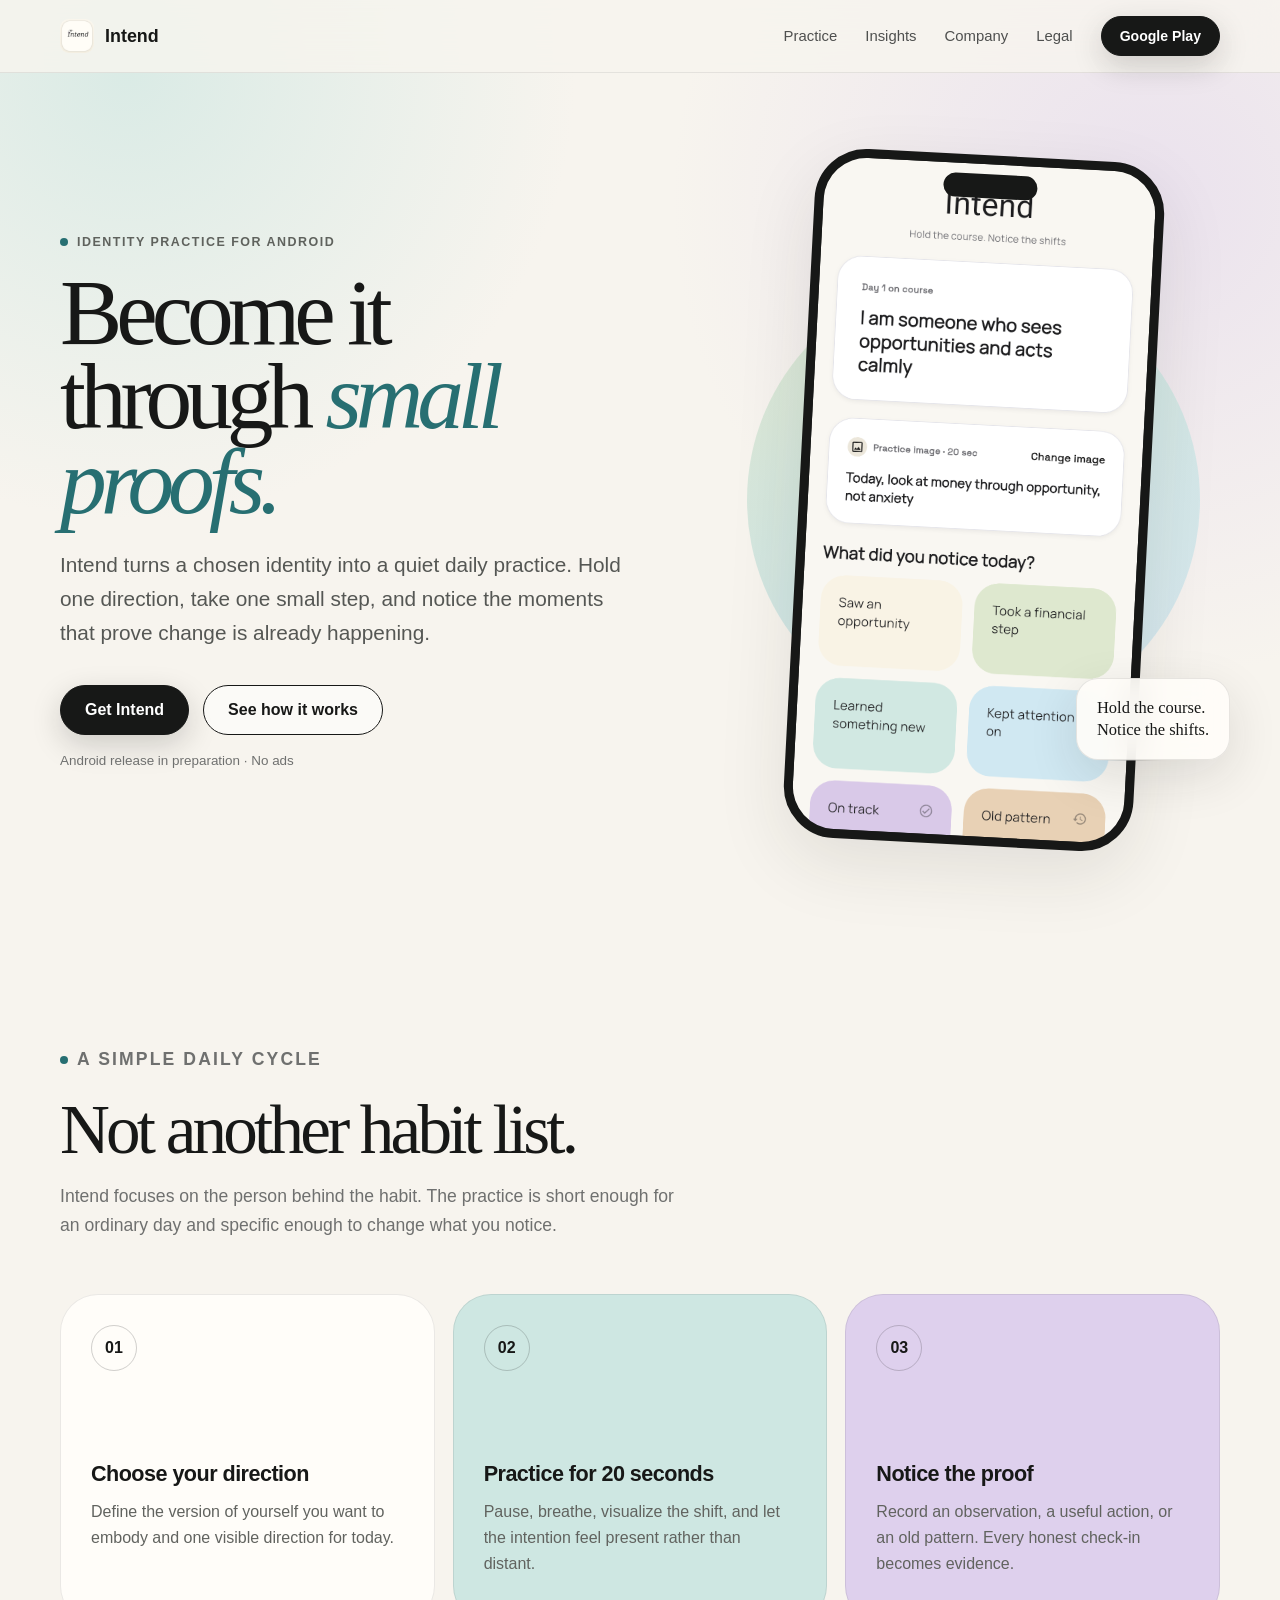
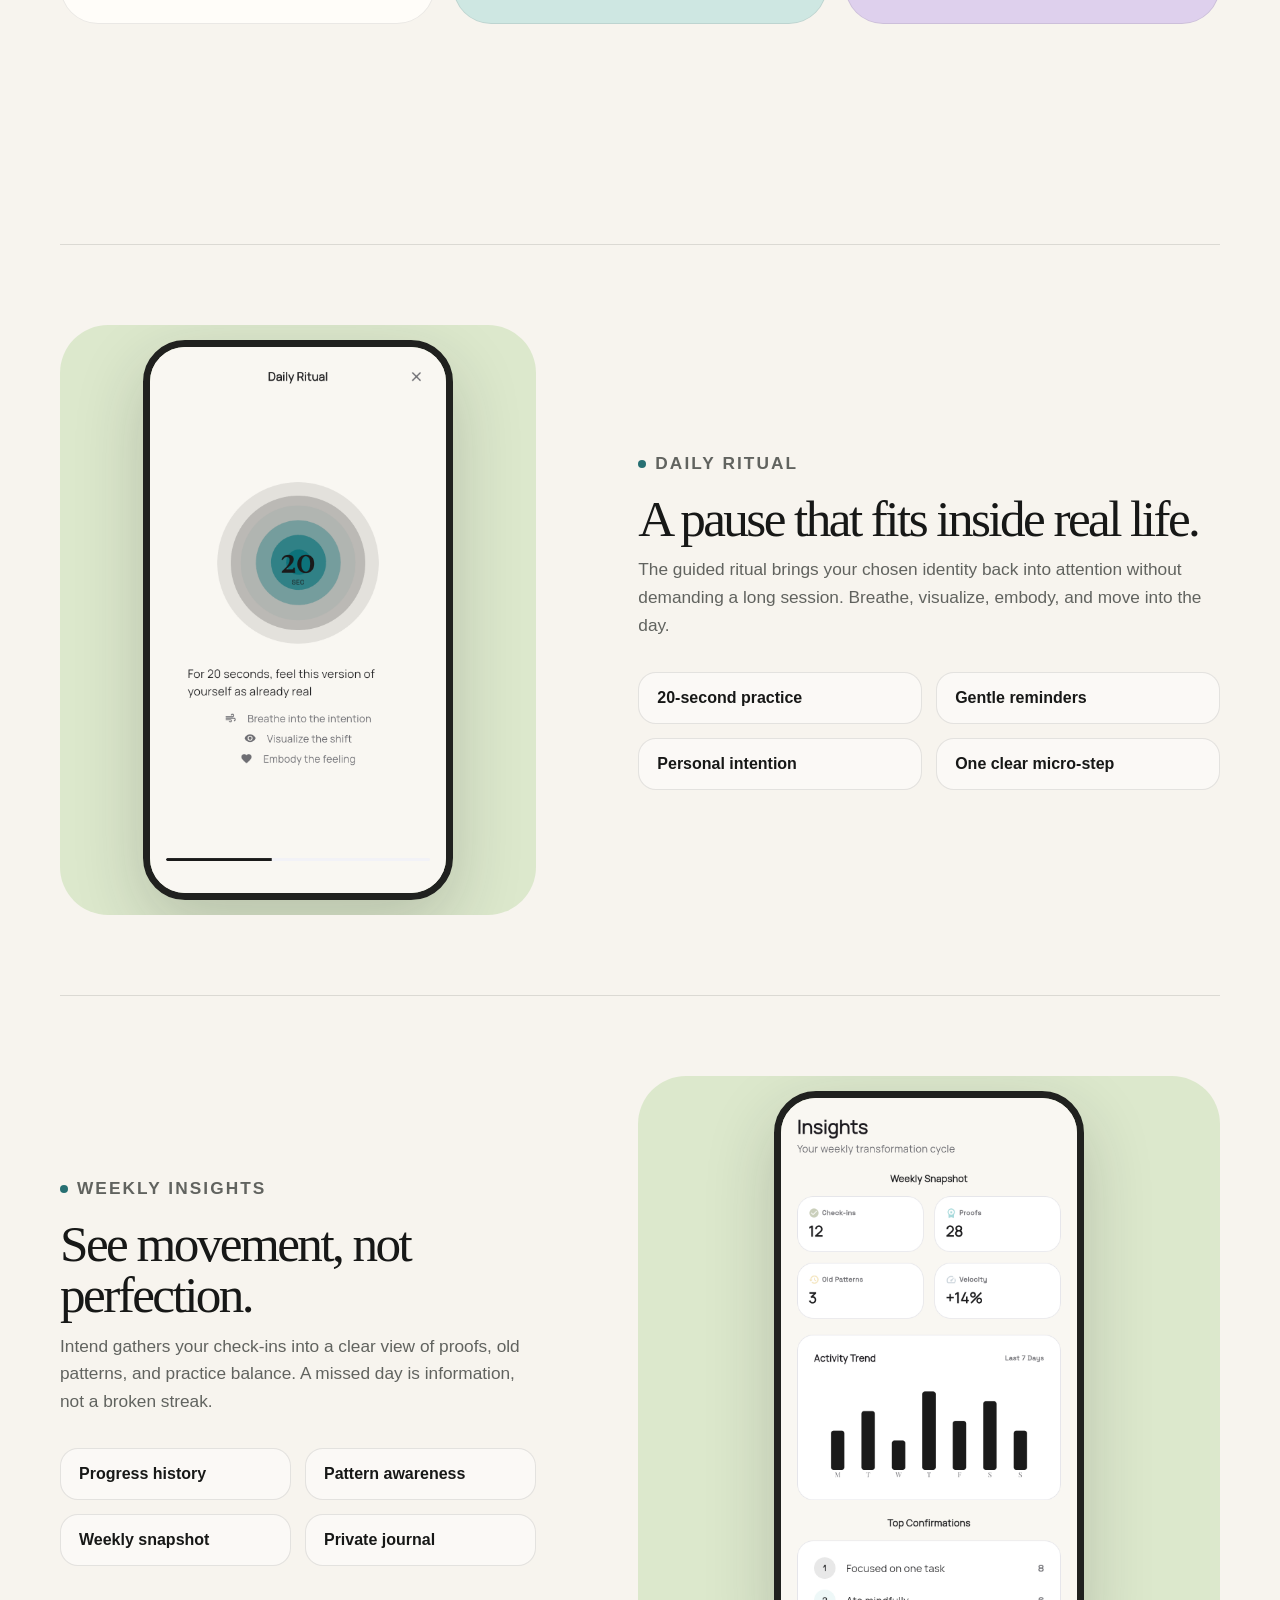
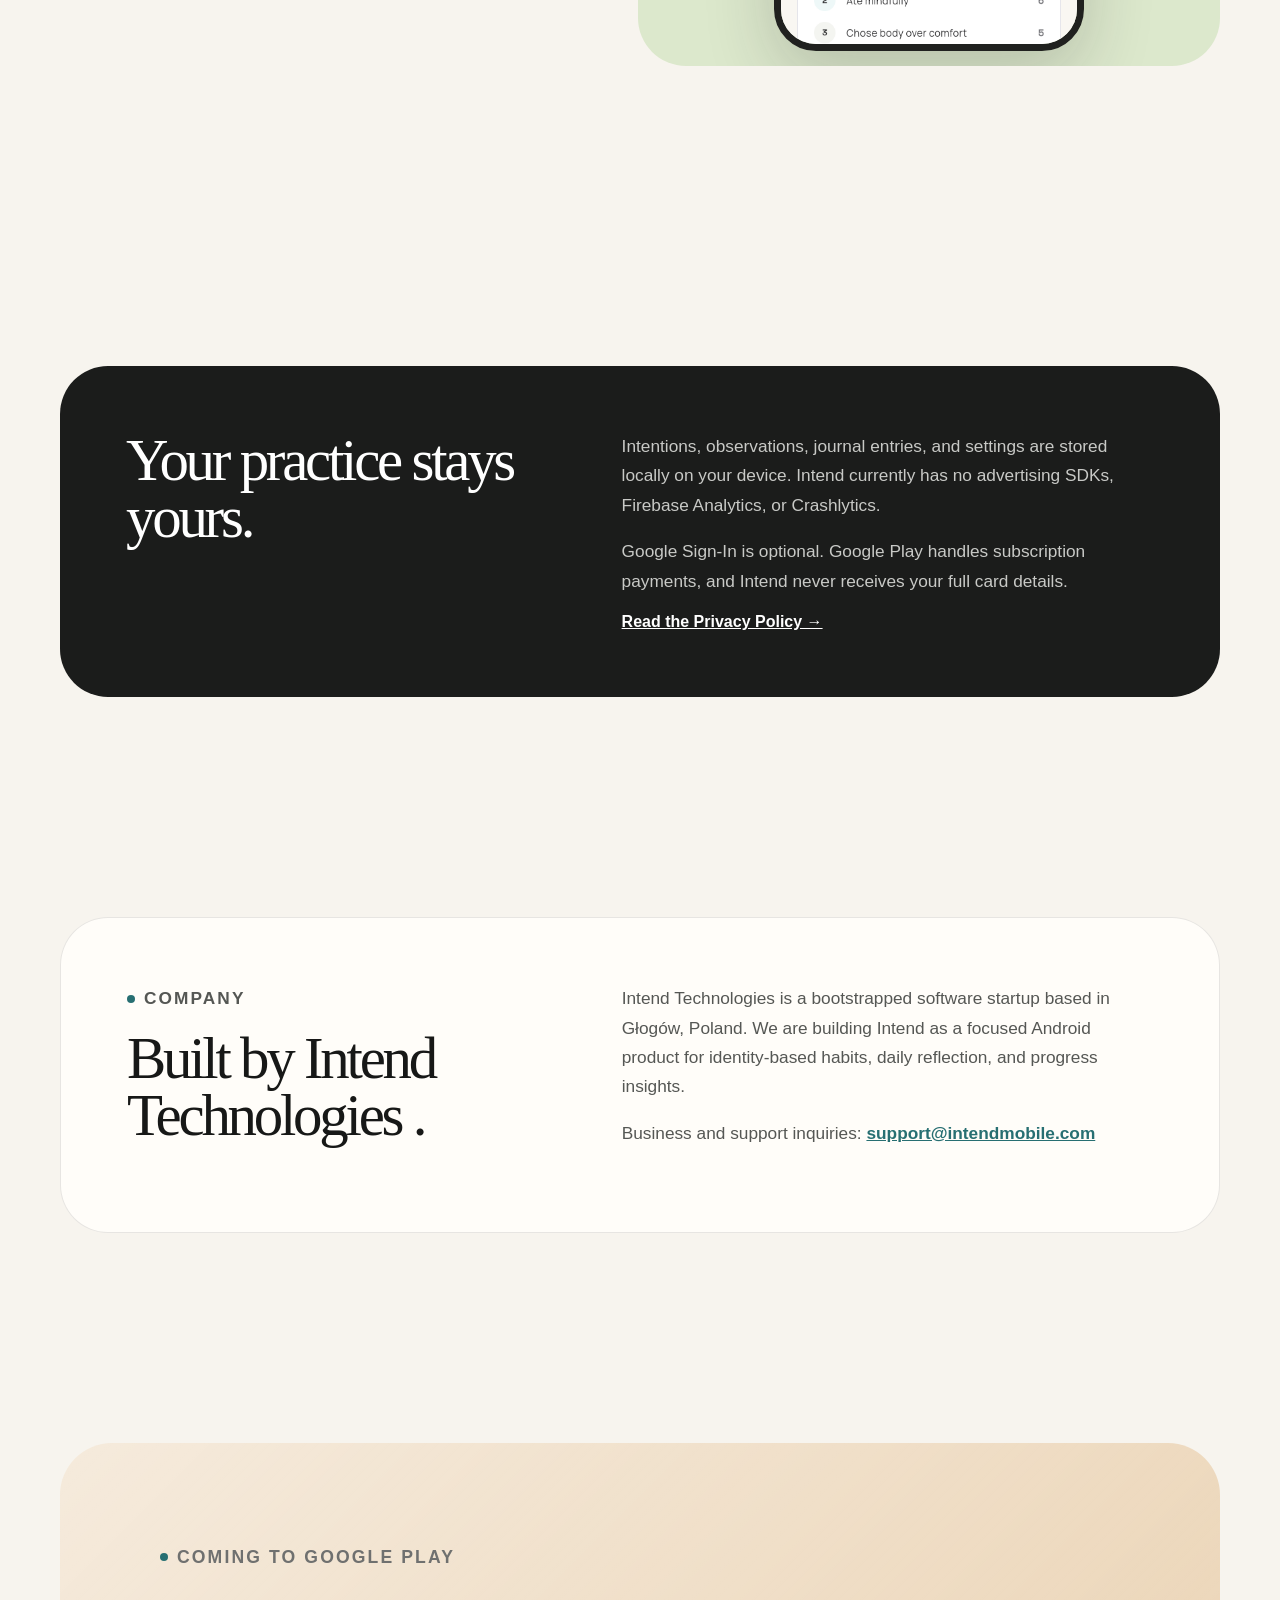
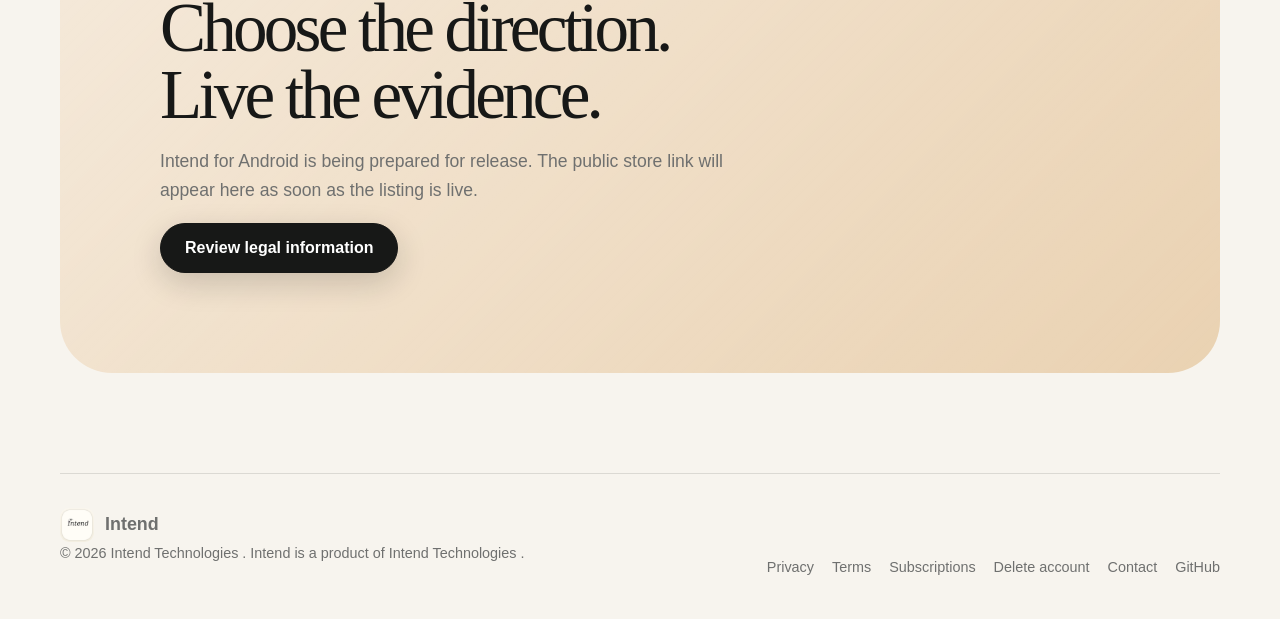
<file: index.html>
<!doctype html>
<html lang="en">
  <head>
    <meta charset="utf-8">
    <meta name="viewport" content="width=device-width, initial-scale=1">
    <title>Intend — Hold the course. Notice the shifts.</title>
    <meta
      name="description"
      content="Intend is a quiet Android practice for becoming who you choose to be, one small proof at a time."
    >
    <meta name="theme-color" content="#f7f4ee">
    <meta property="og:title" content="Intend — Identity practice for Android">
    <meta
      property="og:description"
      content="Choose a direction, practice it daily, and notice the evidence of change."
    >
    <meta property="og:type" content="website">
    <meta property="og:url" content="https://intendmobile.com/">
    <meta property="og:image" content="assets/home-dashboard.png">
    <link rel="canonical" href="https://intendmobile.com/">
    <link rel="icon" href="assets/app-icon.png">
    <link rel="stylesheet" href="assets/styles.css">
  </head>
  <body>
    <a class="skip-link" href="#main">Skip to content</a>
    <header class="site-header">
      <nav class="nav" aria-label="Main navigation">
        <a class="brand" href="./">
          <img src="assets/app-icon.png" alt="">
          <span>Intend</span>
        </a>
        <div class="nav-links">
          <a href="#practice">Practice</a>
          <a href="#insights">Insights</a>
          <a href="#company">Company</a>
          <a href="legal/">Legal</a>
          <a class="button button-small" href="#download">Google Play</a>
        </div>
      </nav>
    </header>

    <main id="main">
      <section class="hero">
        <div class="hero-content">
          <p class="eyebrow">Identity practice for Android</p>
          <h1>Become it through <em>small proofs.</em></h1>
          <p class="hero-copy">
            Intend turns a chosen identity into a quiet daily practice. Hold one
            direction, take one small step, and notice the moments that prove
            change is already happening.
          </p>
          <div class="hero-actions">
            <a class="button" href="#download">Get Intend</a>
            <a class="button-secondary" href="#practice">See how it works</a>
          </div>
          <p class="release-note">Android release in preparation · No ads</p>
        </div>

        <div class="phone-stage" aria-label="Intend app preview">
          <div class="phone">
            <img
              src="assets/home-dashboard.png"
              alt="Intend home screen showing a daily intention and reflection choices"
            >
          </div>
          <div class="floating-note">Hold the course.<br>Notice the shifts.</div>
        </div>
      </section>

      <section class="section" id="practice">
        <div class="section-heading">
          <p class="eyebrow">A simple daily cycle</p>
          <h2>Not another habit list.</h2>
          <p>
            Intend focuses on the person behind the habit. The practice is short
            enough for an ordinary day and specific enough to change what you
            notice.
          </p>
        </div>

        <div class="steps">
          <article class="step">
            <div class="step-number">01</div>
            <h3>Choose your direction</h3>
            <p>
              Define the version of yourself you want to embody and one visible
              direction for today.
            </p>
          </article>
          <article class="step">
            <div class="step-number">02</div>
            <h3>Practice for 20 seconds</h3>
            <p>
              Pause, breathe, visualize the shift, and let the intention feel
              present rather than distant.
            </p>
          </article>
          <article class="step">
            <div class="step-number">03</div>
            <h3>Notice the proof</h3>
            <p>
              Record an observation, a useful action, or an old pattern. Every
              honest check-in becomes evidence.
            </p>
          </article>
        </div>
      </section>

      <section class="section">
        <article class="feature-row">
          <div class="feature-visual">
            <div class="screen-card">
              <img
                src="assets/daily-ritual.png"
                alt="Intend twenty-second daily ritual screen"
                loading="lazy"
              >
            </div>
          </div>
          <div class="feature-copy">
            <p class="eyebrow">Daily ritual</p>
            <h3>A pause that fits inside real life.</h3>
            <p>
              The guided ritual brings your chosen identity back into attention
              without demanding a long session. Breathe, visualize, embody, and
              move into the day.
            </p>
            <ul class="feature-list">
              <li>20-second practice</li>
              <li>Gentle reminders</li>
              <li>Personal intention</li>
              <li>One clear micro-step</li>
            </ul>
          </div>
        </article>

        <article class="feature-row reverse" id="insights">
          <div class="feature-visual">
            <div class="screen-card">
              <img
                src="assets/weekly-insights.png"
                alt="Intend weekly insights with check-ins, patterns, and activity"
                loading="lazy"
              >
            </div>
          </div>
          <div class="feature-copy">
            <p class="eyebrow">Weekly insights</p>
            <h3>See movement, not perfection.</h3>
            <p>
              Intend gathers your check-ins into a clear view of proofs, old
              patterns, and practice balance. A missed day is information, not a
              broken streak.
            </p>
            <ul class="feature-list">
              <li>Progress history</li>
              <li>Pattern awareness</li>
              <li>Weekly snapshot</li>
              <li>Private journal</li>
            </ul>
          </div>
        </article>
      </section>

      <section class="section">
        <div class="privacy-band">
          <h2>Your practice stays yours.</h2>
          <div>
            <p>
              Intentions, observations, journal entries, and settings are stored
              locally on your device. Intend currently has no advertising SDKs,
              Firebase Analytics, or Crashlytics.
            </p>
            <p>
              Google Sign-In is optional. Google Play handles subscription
              payments, and Intend never receives your full card details.
            </p>
            <a href="legal/privacy.html">Read the Privacy Policy →</a>
          </div>
        </div>
      </section>

      <section class="section" id="company">
        <div class="company-band">
          <div>
            <p class="eyebrow">Company</p>
            <h2>Built by Intend Technologies .</h2>
          </div>
          <div>
            <p>
              Intend Technologies  is a bootstrapped software startup based in Głogów,
              Poland. We are building Intend as a focused Android product for
              identity-based habits, daily reflection, and progress insights.
            </p>
            <p>
              Business and support inquiries:
              <a href="mailto:support@intendmobile.com">support@intendmobile.com</a>
            </p>
          </div>
        </div>
      </section>

      <section class="cta" id="download">
        <p class="eyebrow">Coming to Google Play</p>
        <h2>Choose the direction.<br>Live the evidence.</h2>
        <p>
          Intend for Android is being prepared for release. The public store link
          will appear here as soon as the listing is live.
        </p>
        <a class="button" href="legal/">Review legal information</a>
      </section>
    </main>

    <footer class="site-footer">
      <div>
        <a class="brand" href="./">
          <img src="assets/app-icon.png" alt="">
          <span>Intend</span>
        </a>
        <p>
          © <span data-year>2026</span> Intend Technologies . Intend is a product of
          Intend Technologies .
        </p>
      </div>
      <div class="footer-links">
        <a href="legal/privacy.html">Privacy</a>
        <a href="legal/terms.html">Terms</a>
        <a href="legal/subscription-terms.html">Subscriptions</a>
        <a href="legal/account-deletion.html">Delete account</a>
        <a href="mailto:support@intendmobile.com">Contact</a>
        <a href="https://github.com/skindar/intend-public">GitHub</a>
      </div>
    </footer>
    <script src="assets/site.js"></script>
  </body>
</html>
</file>
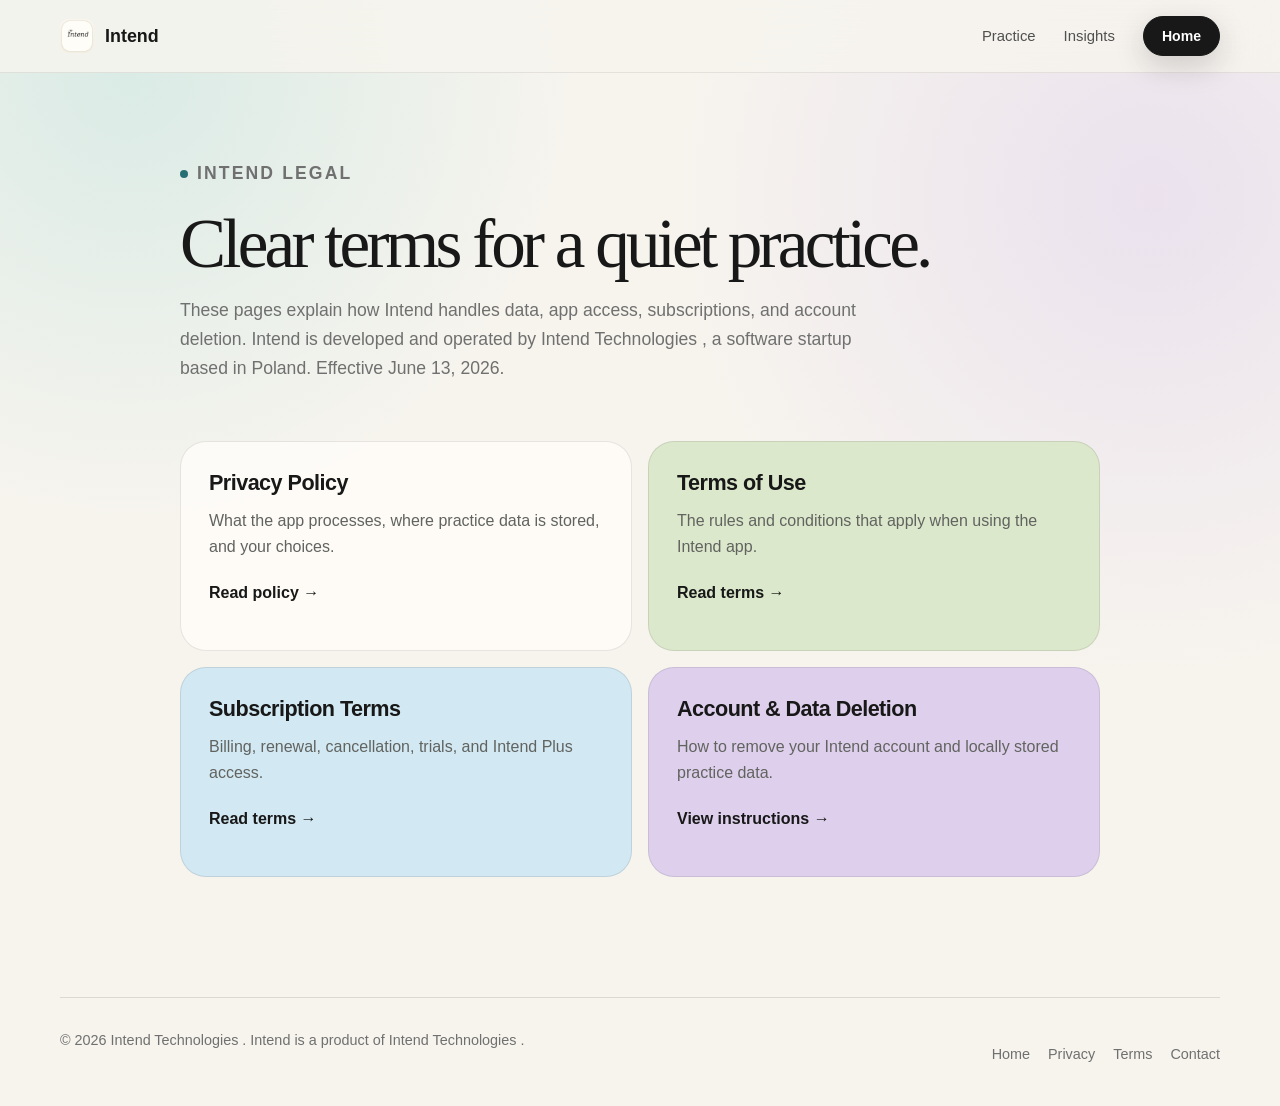
<file: legal/index.html>
<!doctype html>
<html lang="en">
  <head>
    <meta charset="utf-8">
    <meta name="viewport" content="width=device-width, initial-scale=1">
    <title>Legal — Intend</title>
    <meta name="description" content="Legal policies and account information for Intend.">
    <meta name="theme-color" content="#f7f4ee">
    <link rel="icon" href="../assets/app-icon.png">
    <link rel="stylesheet" href="../assets/styles.css">
  </head>
  <body>
    <header class="site-header">
      <nav class="nav" aria-label="Main navigation">
        <a class="brand" href="../">
          <img src="../assets/app-icon.png" alt="">
          <span>Intend</span>
        </a>
        <div class="nav-links">
          <a href="../#practice">Practice</a>
          <a href="../#insights">Insights</a>
          <a class="button button-small" href="../">Home</a>
        </div>
      </nav>
    </header>
    <main class="legal-shell">
      <section class="legal-hero">
        <p class="eyebrow">Intend legal</p>
        <h1>Clear terms for a quiet practice.</h1>
        <p>
          These pages explain how Intend handles data, app access, subscriptions,
          and account deletion. Intend is developed and operated by Intend Technologies ,
          a software startup based in Poland. Effective June 13, 2026.
        </p>
      </section>
      <section class="legal-grid" aria-label="Legal documents">
        <a class="legal-card" href="privacy.html">
          <h2>Privacy Policy</h2>
          <p>What the app processes, where practice data is stored, and your choices.</p>
          <span>Read policy →</span>
        </a>
        <a class="legal-card" href="terms.html">
          <h2>Terms of Use</h2>
          <p>The rules and conditions that apply when using the Intend app.</p>
          <span>Read terms →</span>
        </a>
        <a class="legal-card" href="subscription-terms.html">
          <h2>Subscription Terms</h2>
          <p>Billing, renewal, cancellation, trials, and Intend Plus access.</p>
          <span>Read terms →</span>
        </a>
        <a class="legal-card" href="account-deletion.html">
          <h2>Account &amp; Data Deletion</h2>
          <p>How to remove your Intend account and locally stored practice data.</p>
          <span>View instructions →</span>
        </a>
      </section>
    </main>
    <footer class="site-footer">
      <p>© <span data-year>2026</span> Intend Technologies . Intend is a product of Intend Technologies .</p>
      <div class="footer-links">
        <a href="../">Home</a>
        <a href="privacy.html">Privacy</a>
        <a href="terms.html">Terms</a>
        <a href="mailto:support@intendmobile.com">Contact</a>
      </div>
    </footer>
    <script src="../assets/site.js"></script>
  </body>
</html>
</file>
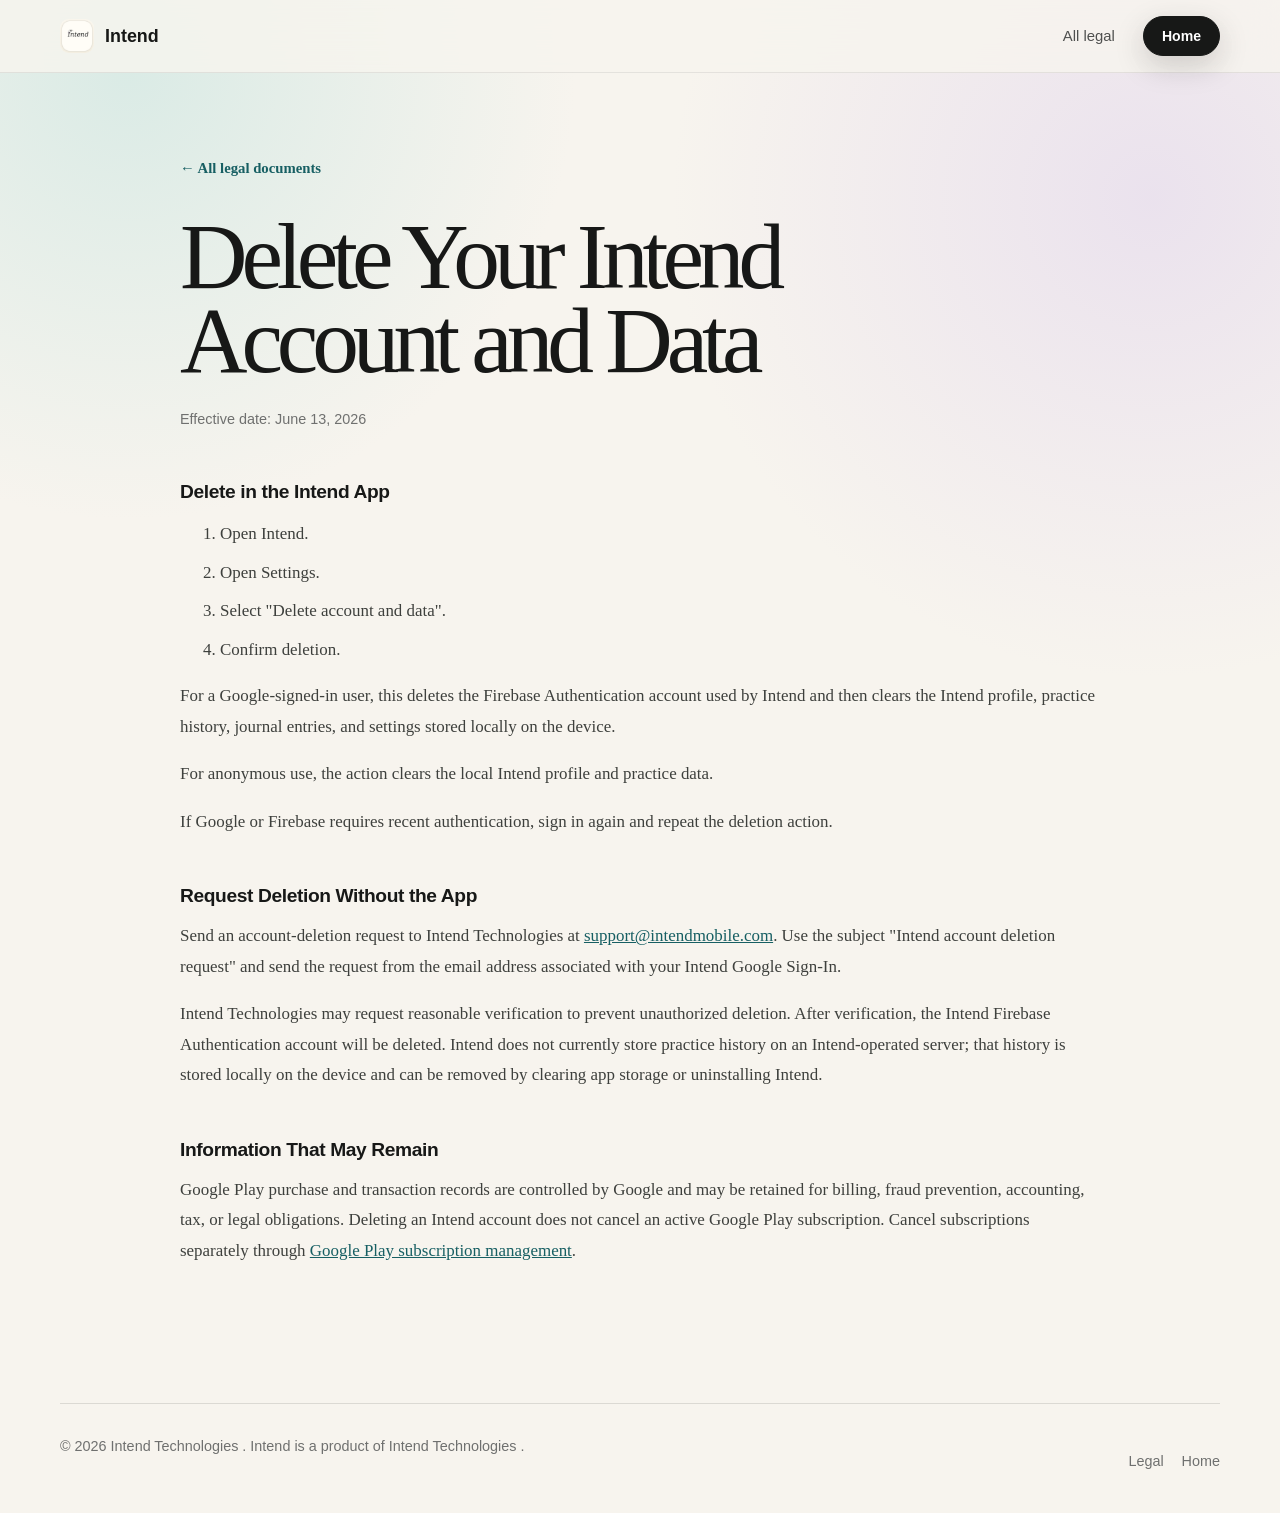
<file: legal/account-deletion.html>
<!doctype html>
<html lang="en">
  <head>
    <meta charset="utf-8">
    <meta name="viewport" content="width=device-width, initial-scale=1">
    <title>Delete Account and Data — Intend</title>
    <meta name="description" content="How to delete your Intend account and data.">
    <meta name="theme-color" content="#f7f4ee">
    <link rel="icon" href="../assets/app-icon.png">
    <link rel="stylesheet" href="../assets/styles.css">
  </head>
  <body>
    <header class="site-header">
      <nav class="nav" aria-label="Main navigation">
        <a class="brand" href="../">
          <img src="../assets/app-icon.png" alt="">
          <span>Intend</span>
        </a>
        <div class="nav-links">
          <a href="./">All legal</a>
          <a class="button button-small" href="../">Home</a>
        </div>
      </nav>
    </header>
    <main class="legal-shell legal-document">
      <a class="back-link" href="./">← All legal documents</a>
      <h1>Delete Your Intend Account and Data</h1>
      <p class="updated">Effective date: June 13, 2026</p>

      <h2>Delete in the Intend App</h2>
      <ol>
        <li>Open Intend.</li>
        <li>Open Settings.</li>
        <li>Select "Delete account and data".</li>
        <li>Confirm deletion.</li>
      </ol>
      <p>
        For a Google-signed-in user, this deletes the Firebase Authentication
        account used by Intend and then clears the Intend profile, practice
        history, journal entries, and settings stored locally on the device.
      </p>
      <p>
        For anonymous use, the action clears the local Intend profile and
        practice data.
      </p>
      <p>
        If Google or Firebase requires recent authentication, sign in again and
        repeat the deletion action.
      </p>

      <h2>Request Deletion Without the App</h2>
      <p>
        Send an account-deletion request to Intend Technologies  at
        <a href="mailto:support@intendmobile.com">support@intendmobile.com</a>.
        Use the subject "Intend account deletion request" and send the request
        from the email address associated with your Intend Google Sign-In.
      </p>
      <p>
        Intend Technologies  may request reasonable verification to prevent
        unauthorized deletion. After verification, the Intend Firebase
        Authentication account will be deleted. Intend does not currently store
        practice history on an Intend-operated server; that history is stored
        locally on the device and can be removed by clearing app storage or
        uninstalling Intend.
      </p>

      <h2>Information That May Remain</h2>
      <p>
        Google Play purchase and transaction records are controlled by Google
        and may be retained for billing, fraud prevention, accounting, tax, or
        legal obligations. Deleting an Intend account does not cancel an active
        Google Play subscription. Cancel subscriptions separately through
        <a href="https://play.google.com/store/account/subscriptions">Google Play subscription management</a>.
      </p>
    </main>
    <footer class="site-footer">
      <p>© <span data-year>2026</span> Intend Technologies . Intend is a product of Intend Technologies .</p>
      <div class="footer-links"><a href="./">Legal</a><a href="../">Home</a></div>
    </footer>
    <script src="../assets/site.js"></script>
  </body>
</html>
</file>
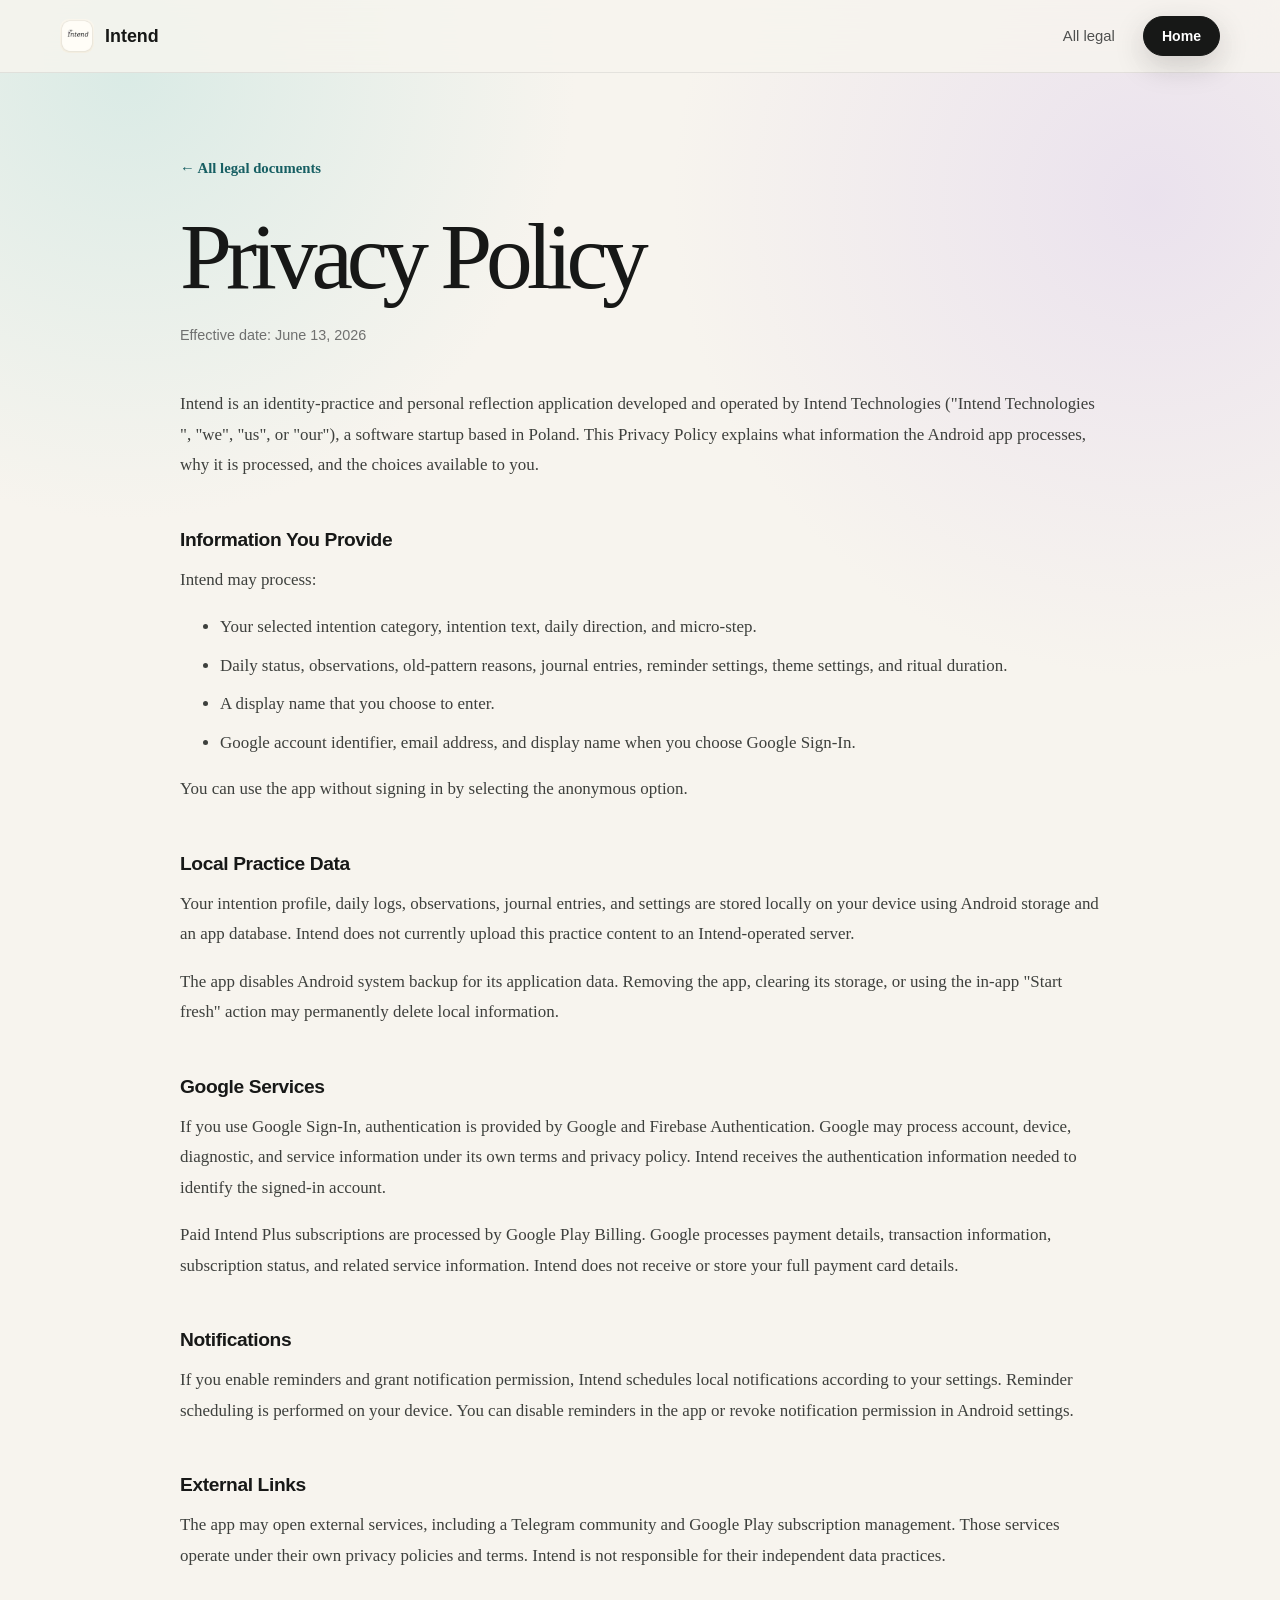
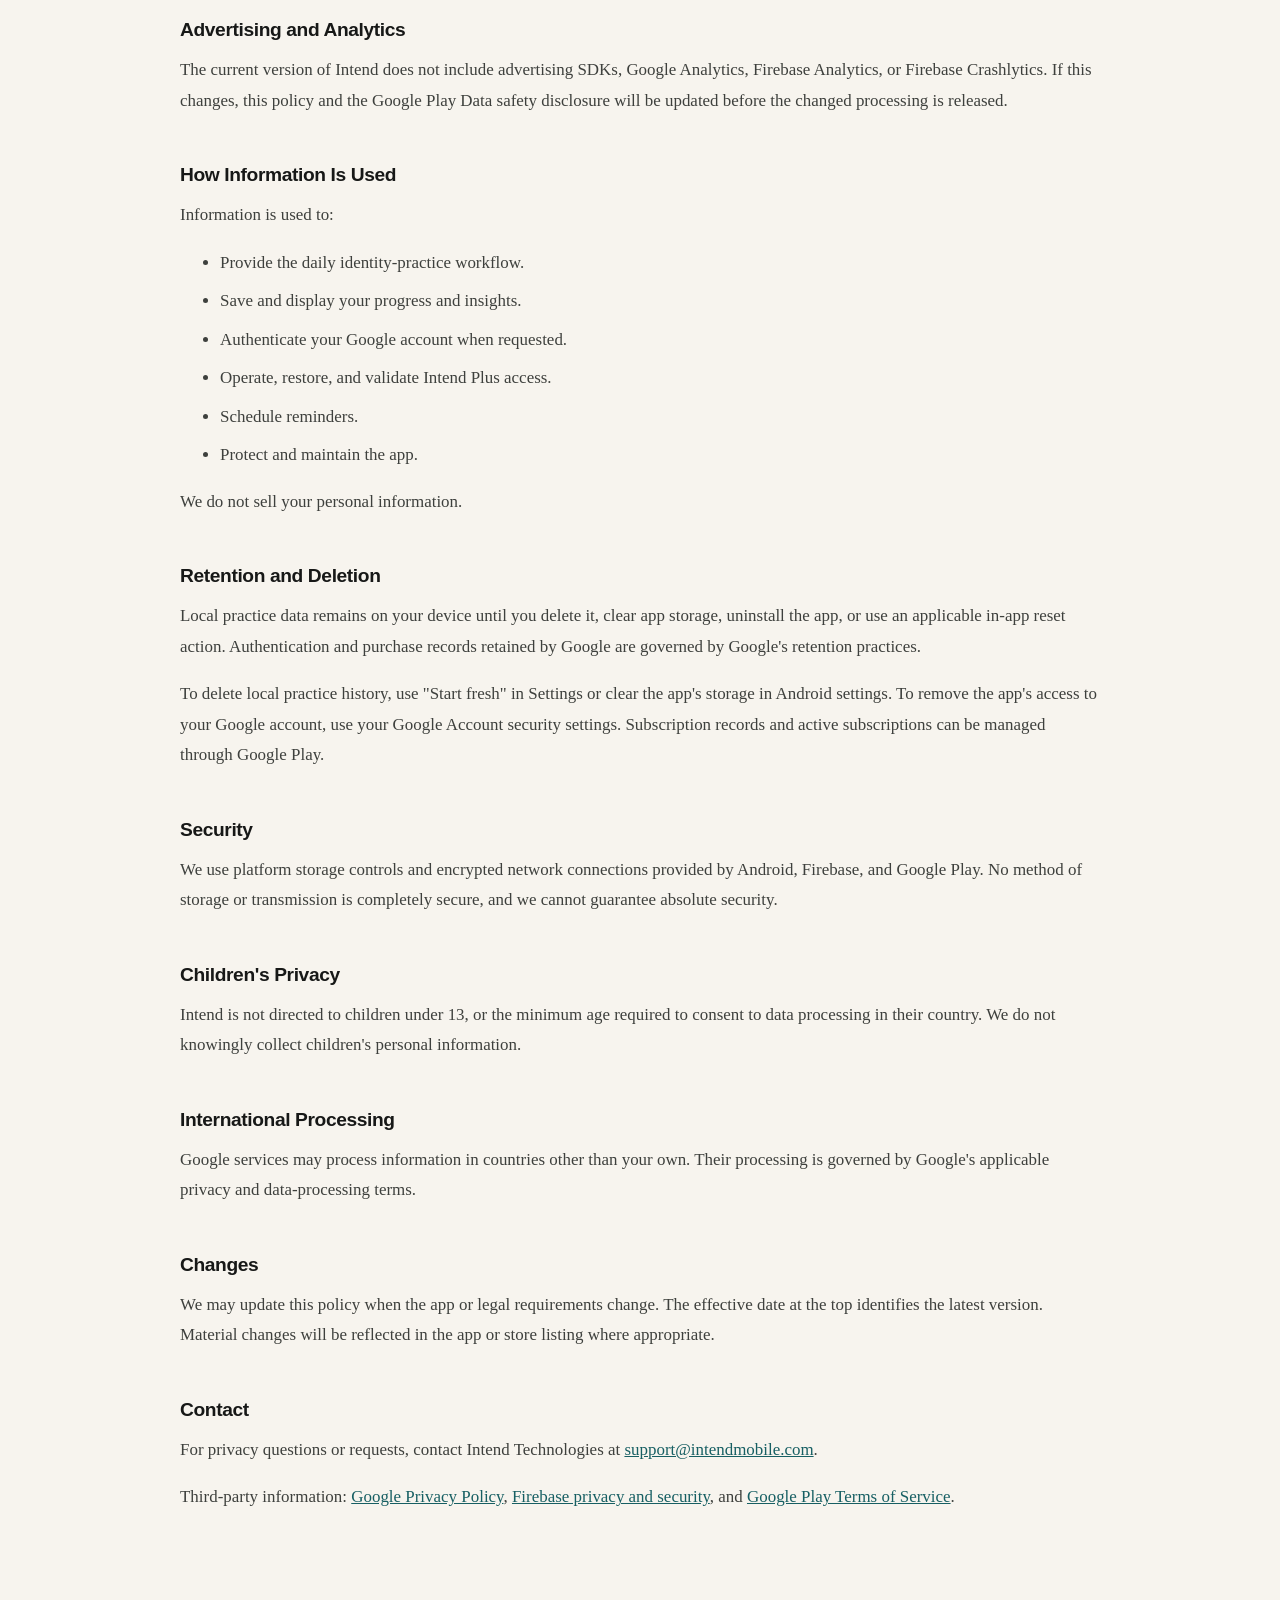
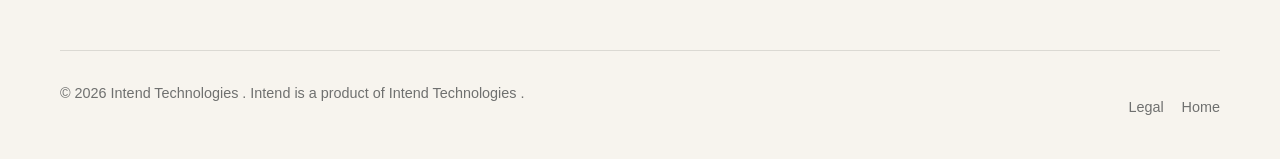
<file: legal/privacy.html>
<!doctype html>
<html lang="en">
  <head>
    <meta charset="utf-8">
    <meta name="viewport" content="width=device-width, initial-scale=1">
    <title>Privacy Policy — Intend</title>
    <meta name="description" content="Intend Privacy Policy.">
    <meta name="theme-color" content="#f7f4ee">
    <link rel="icon" href="../assets/app-icon.png">
    <link rel="stylesheet" href="../assets/styles.css">
  </head>
  <body>
    <header class="site-header">
      <nav class="nav" aria-label="Main navigation">
        <a class="brand" href="../">
          <img src="../assets/app-icon.png" alt="">
          <span>Intend</span>
        </a>
        <div class="nav-links">
          <a href="./">All legal</a>
          <a class="button button-small" href="../">Home</a>
        </div>
      </nav>
    </header>
    <main class="legal-shell legal-document">
      <a class="back-link" href="./">← All legal documents</a>
      <h1>Privacy Policy</h1>
      <p class="updated">Effective date: June 13, 2026</p>

      <p>
        Intend is an identity-practice and personal reflection application
        developed and operated by Intend Technologies  ("Intend Technologies ", "we", "us", or
        "our"), a software startup based in Poland. This Privacy Policy explains
        what information the Android app processes, why it is processed, and the
        choices available to you.
      </p>

      <h2>Information You Provide</h2>
      <p>Intend may process:</p>
      <ul>
        <li>Your selected intention category, intention text, daily direction, and micro-step.</li>
        <li>Daily status, observations, old-pattern reasons, journal entries, reminder settings, theme settings, and ritual duration.</li>
        <li>A display name that you choose to enter.</li>
        <li>Google account identifier, email address, and display name when you choose Google Sign-In.</li>
      </ul>
      <p>You can use the app without signing in by selecting the anonymous option.</p>

      <h2>Local Practice Data</h2>
      <p>
        Your intention profile, daily logs, observations, journal entries, and
        settings are stored locally on your device using Android storage and an
        app database. Intend does not currently upload this practice content to
        an Intend-operated server.
      </p>
      <p>
        The app disables Android system backup for its application data.
        Removing the app, clearing its storage, or using the in-app "Start
        fresh" action may permanently delete local information.
      </p>

      <h2>Google Services</h2>
      <p>
        If you use Google Sign-In, authentication is provided by Google and
        Firebase Authentication. Google may process account, device,
        diagnostic, and service information under its own terms and privacy
        policy. Intend receives the authentication information needed to
        identify the signed-in account.
      </p>
      <p>
        Paid Intend Plus subscriptions are processed by Google Play Billing.
        Google processes payment details, transaction information, subscription
        status, and related service information. Intend does not receive or
        store your full payment card details.
      </p>

      <h2>Notifications</h2>
      <p>
        If you enable reminders and grant notification permission, Intend
        schedules local notifications according to your settings. Reminder
        scheduling is performed on your device. You can disable reminders in
        the app or revoke notification permission in Android settings.
      </p>

      <h2>External Links</h2>
      <p>
        The app may open external services, including a Telegram community and
        Google Play subscription management. Those services operate under their
        own privacy policies and terms. Intend is not responsible for their
        independent data practices.
      </p>

      <h2>Advertising and Analytics</h2>
      <p>
        The current version of Intend does not include advertising SDKs, Google
        Analytics, Firebase Analytics, or Firebase Crashlytics. If this changes,
        this policy and the Google Play Data safety disclosure will be updated
        before the changed processing is released.
      </p>

      <h2>How Information Is Used</h2>
      <p>Information is used to:</p>
      <ul>
        <li>Provide the daily identity-practice workflow.</li>
        <li>Save and display your progress and insights.</li>
        <li>Authenticate your Google account when requested.</li>
        <li>Operate, restore, and validate Intend Plus access.</li>
        <li>Schedule reminders.</li>
        <li>Protect and maintain the app.</li>
      </ul>
      <p>We do not sell your personal information.</p>

      <h2>Retention and Deletion</h2>
      <p>
        Local practice data remains on your device until you delete it, clear
        app storage, uninstall the app, or use an applicable in-app reset
        action. Authentication and purchase records retained by Google are
        governed by Google's retention practices.
      </p>
      <p>
        To delete local practice history, use "Start fresh" in Settings or clear
        the app's storage in Android settings. To remove the app's access to your
        Google account, use your Google Account security settings. Subscription
        records and active subscriptions can be managed through Google Play.
      </p>

      <h2>Security</h2>
      <p>
        We use platform storage controls and encrypted network connections
        provided by Android, Firebase, and Google Play. No method of storage or
        transmission is completely secure, and we cannot guarantee absolute
        security.
      </p>

      <h2>Children's Privacy</h2>
      <p>
        Intend is not directed to children under 13, or the minimum age required
        to consent to data processing in their country. We do not knowingly
        collect children's personal information.
      </p>

      <h2>International Processing</h2>
      <p>
        Google services may process information in countries other than your
        own. Their processing is governed by Google's applicable privacy and
        data-processing terms.
      </p>

      <h2>Changes</h2>
      <p>
        We may update this policy when the app or legal requirements change. The
        effective date at the top identifies the latest version. Material
        changes will be reflected in the app or store listing where appropriate.
      </p>

      <h2>Contact</h2>
      <p>
        For privacy questions or requests, contact Intend Technologies  at
        <a href="mailto:support@intendmobile.com">support@intendmobile.com</a>.
      </p>
      <p>
        Third-party information:
        <a href="https://policies.google.com/privacy">Google Privacy Policy</a>,
        <a href="https://firebase.google.com/support/privacy/">Firebase privacy and security</a>,
        and <a href="https://play.google.com/about/play-terms/">Google Play Terms of Service</a>.
      </p>
    </main>
    <footer class="site-footer">
      <p>© <span data-year>2026</span> Intend Technologies . Intend is a product of Intend Technologies .</p>
      <div class="footer-links"><a href="./">Legal</a><a href="../">Home</a></div>
    </footer>
    <script src="../assets/site.js"></script>
  </body>
</html>
</file>
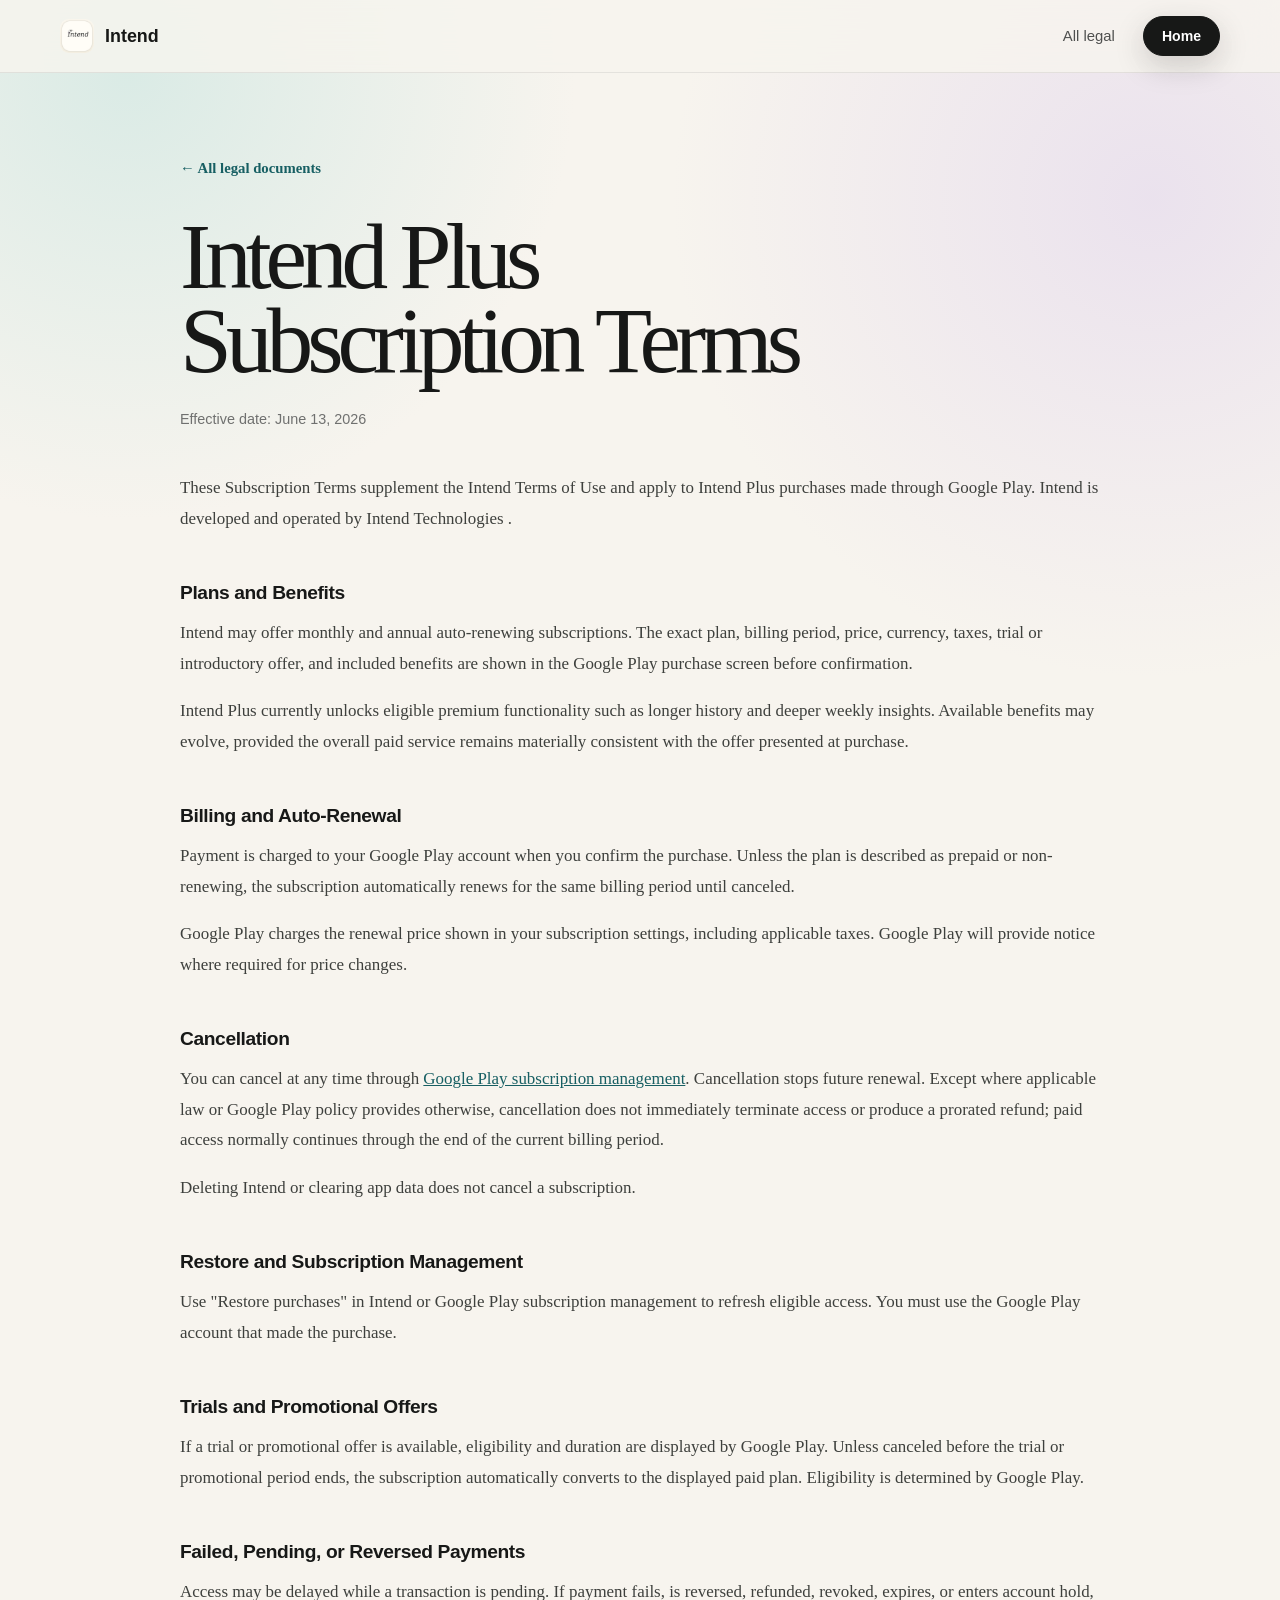
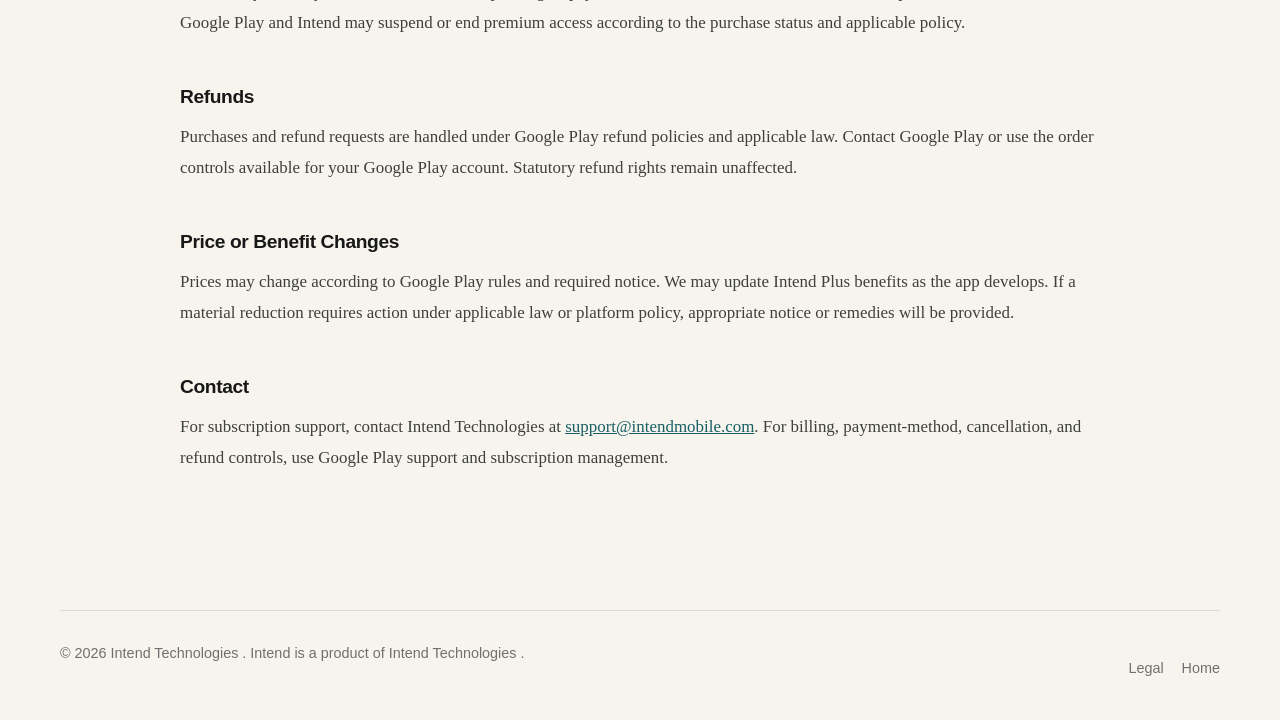
<file: legal/subscription-terms.html>
<!doctype html>
<html lang="en">
  <head>
    <meta charset="utf-8">
    <meta name="viewport" content="width=device-width, initial-scale=1">
    <title>Subscription Terms — Intend</title>
    <meta name="description" content="Intend Plus Subscription Terms.">
    <meta name="theme-color" content="#f7f4ee">
    <link rel="icon" href="../assets/app-icon.png">
    <link rel="stylesheet" href="../assets/styles.css">
  </head>
  <body>
    <header class="site-header">
      <nav class="nav" aria-label="Main navigation">
        <a class="brand" href="../">
          <img src="../assets/app-icon.png" alt="">
          <span>Intend</span>
        </a>
        <div class="nav-links">
          <a href="./">All legal</a>
          <a class="button button-small" href="../">Home</a>
        </div>
      </nav>
    </header>
    <main class="legal-shell legal-document">
      <a class="back-link" href="./">← All legal documents</a>
      <h1>Intend Plus Subscription Terms</h1>
      <p class="updated">Effective date: June 13, 2026</p>
      <p>
        These Subscription Terms supplement the Intend Terms of Use and apply to
        Intend Plus purchases made through Google Play. Intend is developed and
        operated by Intend Technologies .
      </p>

      <h2>Plans and Benefits</h2>
      <p>
        Intend may offer monthly and annual auto-renewing subscriptions. The
        exact plan, billing period, price, currency, taxes, trial or introductory
        offer, and included benefits are shown in the Google Play purchase screen
        before confirmation.
      </p>
      <p>
        Intend Plus currently unlocks eligible premium functionality such as
        longer history and deeper weekly insights. Available benefits may
        evolve, provided the overall paid service remains materially consistent
        with the offer presented at purchase.
      </p>

      <h2>Billing and Auto-Renewal</h2>
      <p>
        Payment is charged to your Google Play account when you confirm the
        purchase. Unless the plan is described as prepaid or non-renewing, the
        subscription automatically renews for the same billing period until
        canceled.
      </p>
      <p>
        Google Play charges the renewal price shown in your subscription
        settings, including applicable taxes. Google Play will provide notice
        where required for price changes.
      </p>

      <h2>Cancellation</h2>
      <p>
        You can cancel at any time through
        <a href="https://play.google.com/store/account/subscriptions">Google Play subscription management</a>.
        Cancellation stops future renewal. Except where applicable law or Google
        Play policy provides otherwise, cancellation does not immediately
        terminate access or produce a prorated refund; paid access normally
        continues through the end of the current billing period.
      </p>
      <p>Deleting Intend or clearing app data does not cancel a subscription.</p>

      <h2>Restore and Subscription Management</h2>
      <p>
        Use "Restore purchases" in Intend or Google Play subscription management
        to refresh eligible access. You must use the Google Play account that
        made the purchase.
      </p>

      <h2>Trials and Promotional Offers</h2>
      <p>
        If a trial or promotional offer is available, eligibility and duration
        are displayed by Google Play. Unless canceled before the trial or
        promotional period ends, the subscription automatically converts to the
        displayed paid plan. Eligibility is determined by Google Play.
      </p>

      <h2>Failed, Pending, or Reversed Payments</h2>
      <p>
        Access may be delayed while a transaction is pending. If payment fails,
        is reversed, refunded, revoked, expires, or enters account hold, Google
        Play and Intend may suspend or end premium access according to the
        purchase status and applicable policy.
      </p>

      <h2>Refunds</h2>
      <p>
        Purchases and refund requests are handled under Google Play refund
        policies and applicable law. Contact Google Play or use the order
        controls available for your Google Play account. Statutory refund rights
        remain unaffected.
      </p>

      <h2>Price or Benefit Changes</h2>
      <p>
        Prices may change according to Google Play rules and required notice. We
        may update Intend Plus benefits as the app develops. If a material
        reduction requires action under applicable law or platform policy,
        appropriate notice or remedies will be provided.
      </p>

      <h2>Contact</h2>
      <p>
        For subscription support, contact Intend Technologies  at
        <a href="mailto:support@intendmobile.com">support@intendmobile.com</a>.
        For billing, payment-method, cancellation, and refund controls, use
        Google Play support and subscription management.
      </p>
    </main>
    <footer class="site-footer">
      <p>© <span data-year>2026</span> Intend Technologies . Intend is a product of Intend Technologies .</p>
      <div class="footer-links"><a href="./">Legal</a><a href="../">Home</a></div>
    </footer>
    <script src="../assets/site.js"></script>
  </body>
</html>
</file>
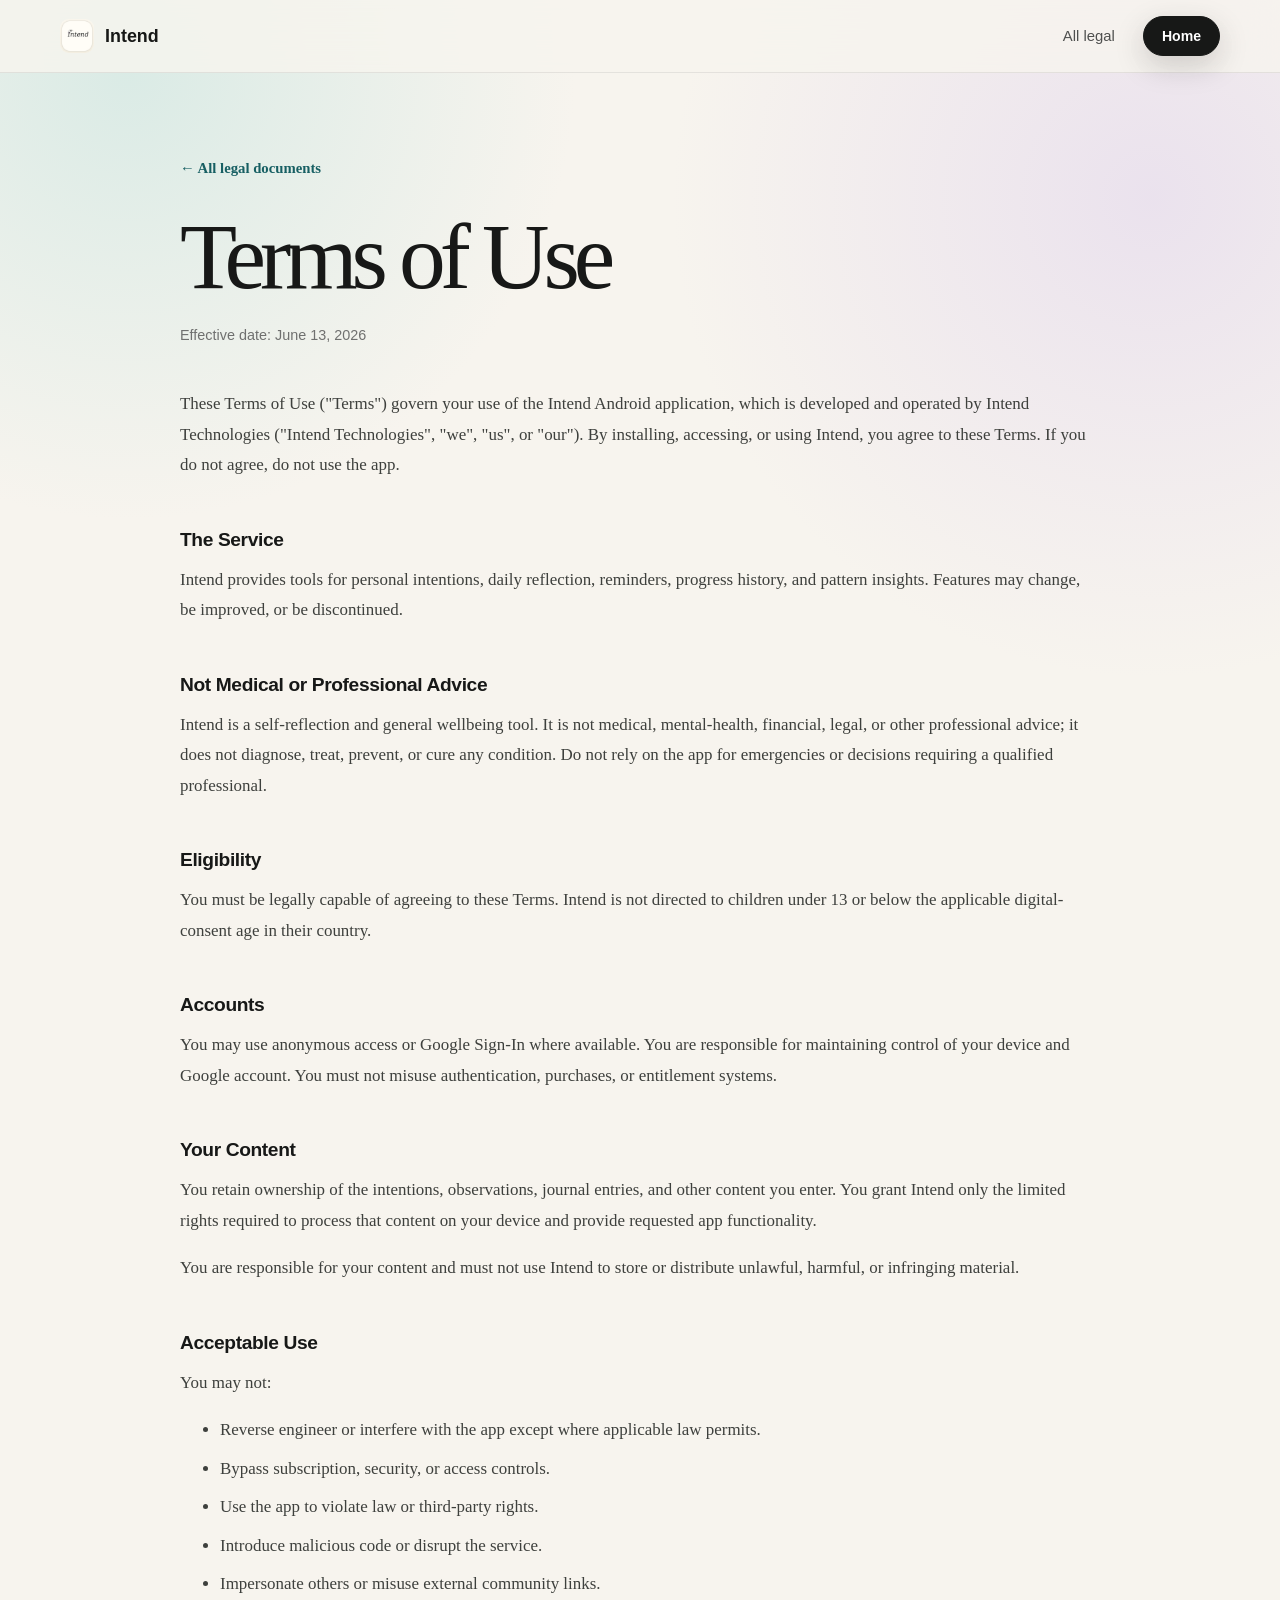
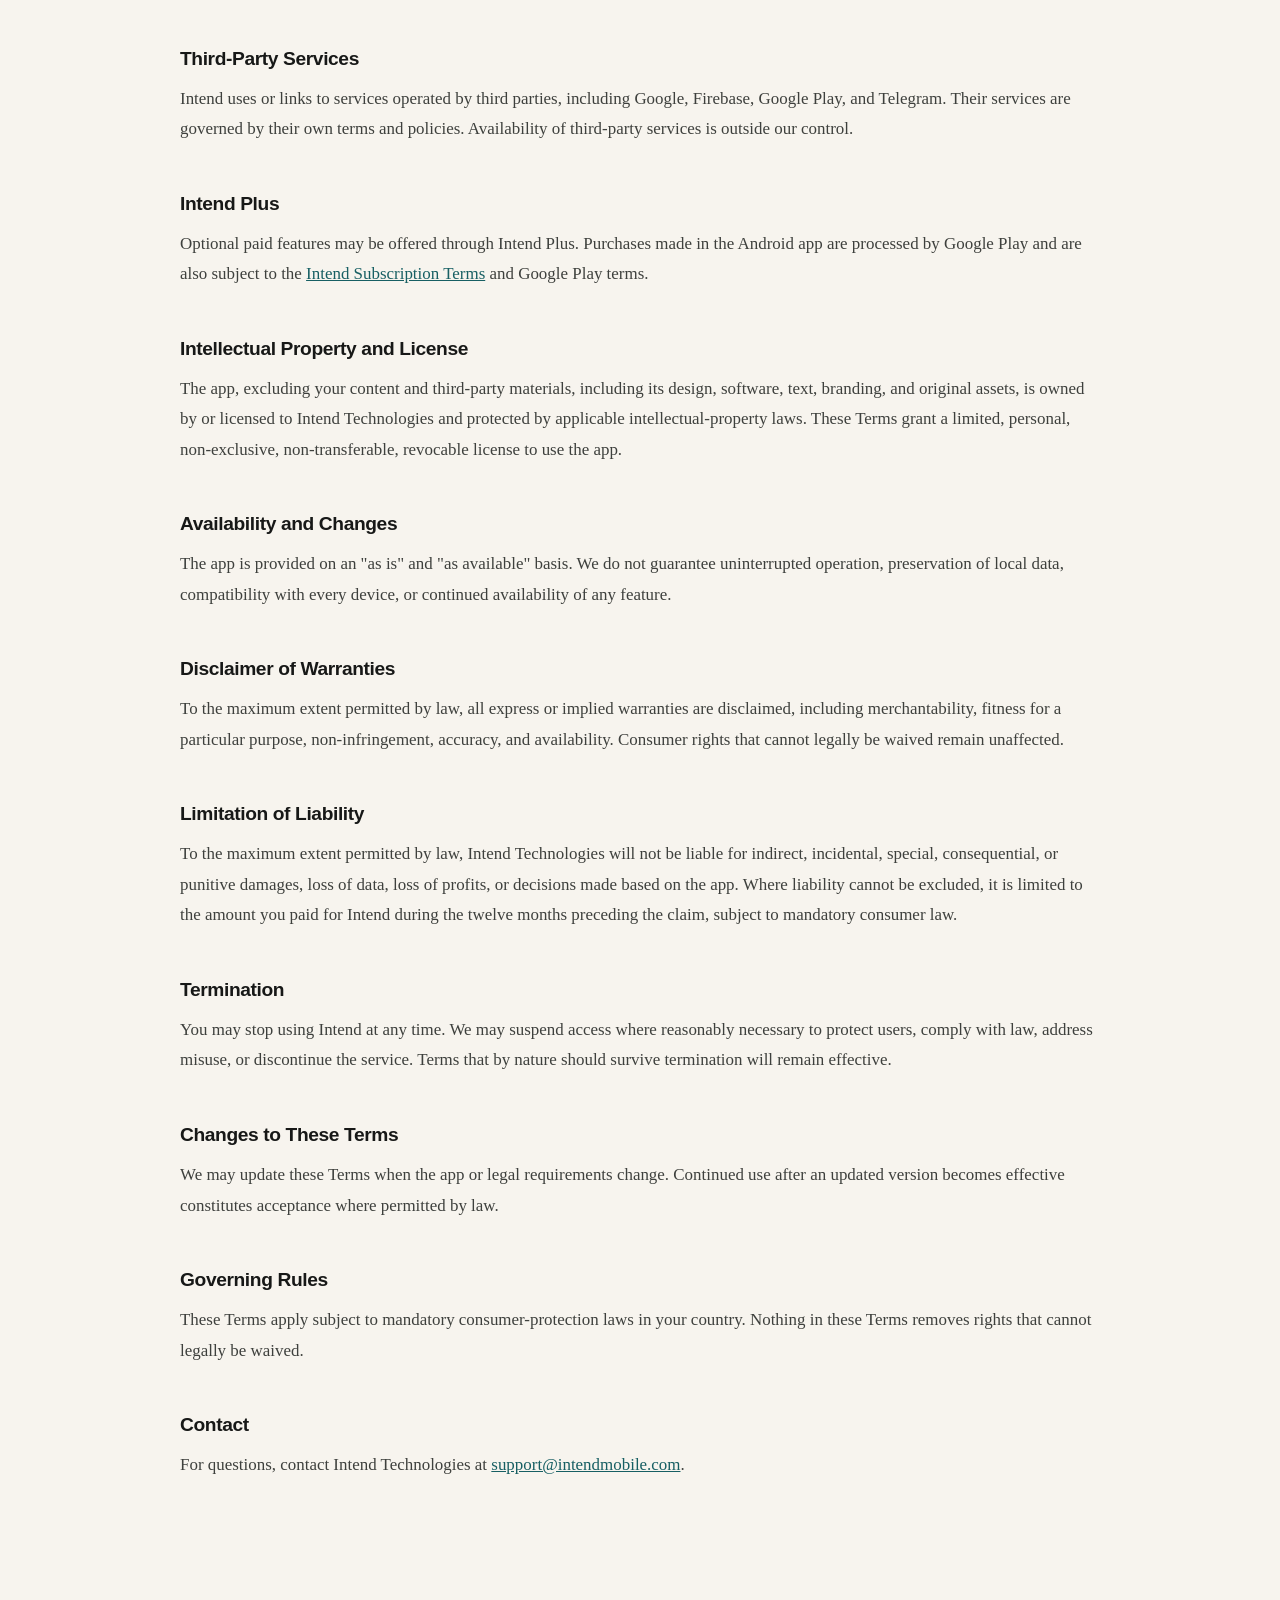
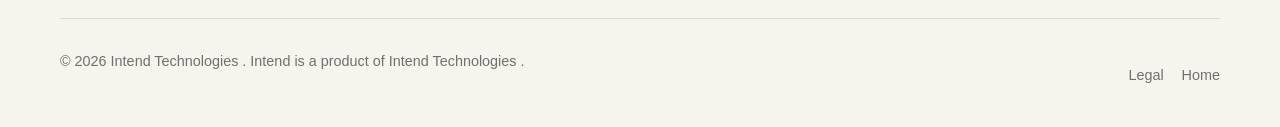
<file: legal/terms.html>
<!doctype html>
<html lang="en">
  <head>
    <meta charset="utf-8">
    <meta name="viewport" content="width=device-width, initial-scale=1">
    <title>Terms of Use — Intend</title>
    <meta name="description" content="Intend Terms of Use.">
    <meta name="theme-color" content="#f7f4ee">
    <link rel="icon" href="../assets/app-icon.png">
    <link rel="stylesheet" href="../assets/styles.css">
  </head>
  <body>
    <header class="site-header">
      <nav class="nav" aria-label="Main navigation">
        <a class="brand" href="../">
          <img src="../assets/app-icon.png" alt="">
          <span>Intend</span>
        </a>
        <div class="nav-links">
          <a href="./">All legal</a>
          <a class="button button-small" href="../">Home</a>
        </div>
      </nav>
    </header>
    <main class="legal-shell legal-document">
      <a class="back-link" href="./">← All legal documents</a>
      <h1>Terms of Use</h1>
      <p class="updated">Effective date: June 13, 2026</p>
      <p>
        These Terms of Use ("Terms") govern your use of the Intend Android
        application, which is developed and operated by Intend Technologies  ("Intend
        Technologies", "we", "us", or "our"). By installing, accessing, or using Intend,
        you agree to these Terms. If you do not agree, do not use the app.
      </p>

      <h2>The Service</h2>
      <p>
        Intend provides tools for personal intentions, daily reflection,
        reminders, progress history, and pattern insights. Features may change,
        be improved, or be discontinued.
      </p>

      <h2>Not Medical or Professional Advice</h2>
      <p>
        Intend is a self-reflection and general wellbeing tool. It is not
        medical, mental-health, financial, legal, or other professional advice;
        it does not diagnose, treat, prevent, or cure any condition. Do not rely
        on the app for emergencies or decisions requiring a qualified
        professional.
      </p>

      <h2>Eligibility</h2>
      <p>
        You must be legally capable of agreeing to these Terms. Intend is not
        directed to children under 13 or below the applicable digital-consent
        age in their country.
      </p>

      <h2>Accounts</h2>
      <p>
        You may use anonymous access or Google Sign-In where available. You are
        responsible for maintaining control of your device and Google account.
        You must not misuse authentication, purchases, or entitlement systems.
      </p>

      <h2>Your Content</h2>
      <p>
        You retain ownership of the intentions, observations, journal entries,
        and other content you enter. You grant Intend only the limited rights
        required to process that content on your device and provide requested
        app functionality.
      </p>
      <p>
        You are responsible for your content and must not use Intend to store or
        distribute unlawful, harmful, or infringing material.
      </p>

      <h2>Acceptable Use</h2>
      <p>You may not:</p>
      <ul>
        <li>Reverse engineer or interfere with the app except where applicable law permits.</li>
        <li>Bypass subscription, security, or access controls.</li>
        <li>Use the app to violate law or third-party rights.</li>
        <li>Introduce malicious code or disrupt the service.</li>
        <li>Impersonate others or misuse external community links.</li>
      </ul>

      <h2>Third-Party Services</h2>
      <p>
        Intend uses or links to services operated by third parties, including
        Google, Firebase, Google Play, and Telegram. Their services are governed
        by their own terms and policies. Availability of third-party services is
        outside our control.
      </p>

      <h2>Intend Plus</h2>
      <p>
        Optional paid features may be offered through Intend Plus. Purchases
        made in the Android app are processed by Google Play and are also
        subject to the <a href="subscription-terms.html">Intend Subscription Terms</a>
        and Google Play terms.
      </p>

      <h2>Intellectual Property and License</h2>
      <p>
        The app, excluding your content and third-party materials, including its
        design, software, text, branding, and original assets, is owned by or
        licensed to Intend Technologies  and protected by applicable
        intellectual-property laws. These Terms grant a limited, personal,
        non-exclusive, non-transferable, revocable license to use the app.
      </p>

      <h2>Availability and Changes</h2>
      <p>
        The app is provided on an "as is" and "as available" basis. We do not
        guarantee uninterrupted operation, preservation of local data,
        compatibility with every device, or continued availability of any
        feature.
      </p>

      <h2>Disclaimer of Warranties</h2>
      <p>
        To the maximum extent permitted by law, all express or implied
        warranties are disclaimed, including merchantability, fitness for a
        particular purpose, non-infringement, accuracy, and availability.
        Consumer rights that cannot legally be waived remain unaffected.
      </p>

      <h2>Limitation of Liability</h2>
      <p>
        To the maximum extent permitted by law, Intend Technologies  will not be
        liable for indirect, incidental, special, consequential, or punitive
        damages, loss of data, loss of profits, or decisions made based on the
        app. Where liability cannot be excluded, it is limited to the amount you
        paid for Intend during the twelve months preceding the claim, subject to
        mandatory consumer law.
      </p>

      <h2>Termination</h2>
      <p>
        You may stop using Intend at any time. We may suspend access where
        reasonably necessary to protect users, comply with law, address misuse,
        or discontinue the service. Terms that by nature should survive
        termination will remain effective.
      </p>

      <h2>Changes to These Terms</h2>
      <p>
        We may update these Terms when the app or legal requirements change.
        Continued use after an updated version becomes effective constitutes
        acceptance where permitted by law.
      </p>

      <h2>Governing Rules</h2>
      <p>
        These Terms apply subject to mandatory consumer-protection laws in your
        country. Nothing in these Terms removes rights that cannot legally be
        waived.
      </p>

      <h2>Contact</h2>
      <p>
        For questions, contact Intend Technologies  at
        <a href="mailto:support@intendmobile.com">support@intendmobile.com</a>.
      </p>
    </main>
    <footer class="site-footer">
      <p>© <span data-year>2026</span> Intend Technologies . Intend is a product of Intend Technologies .</p>
      <div class="footer-links"><a href="./">Legal</a><a href="../">Home</a></div>
    </footer>
    <script src="../assets/site.js"></script>
  </body>
</html>
</file>
<file: assets/styles.css>
:root {
  --ink: #171817;
  --muted: #6f706f;
  --paper: #f7f4ee;
  --surface: #fffdf9;
  --line: #deded9;
  --sage: #dce8cc;
  --mint: #cee7e2;
  --blue: #d2e8f3;
  --lilac: #ded0ed;
  --sand: #ead2b2;
  --accent: #276f72;
  --shadow: 0 24px 70px rgba(35, 37, 33, 0.1);
  --radius-lg: 38px;
  --radius-md: 26px;
  --content: min(1160px, calc(100% - 40px));
}

* {
  box-sizing: border-box;
}

html {
  scroll-behavior: smooth;
}

body {
  margin: 0;
  color: var(--ink);
  background: var(--paper);
  font-family: Inter, ui-sans-serif, -apple-system, BlinkMacSystemFont, "Segoe UI",
    sans-serif;
  -webkit-font-smoothing: antialiased;
}

body::before {
  position: fixed;
  inset: 0;
  z-index: -2;
  content: "";
  pointer-events: none;
  background:
    radial-gradient(circle at 10% 8%, rgba(206, 231, 226, 0.7), transparent 28rem),
    radial-gradient(circle at 90% 22%, rgba(222, 208, 237, 0.5), transparent 30rem),
    var(--paper);
}

a {
  color: inherit;
}

img {
  display: block;
  max-width: 100%;
}

.skip-link {
  position: fixed;
  top: 10px;
  left: 10px;
  z-index: 20;
  padding: 10px 16px;
  border-radius: 999px;
  background: var(--ink);
  color: white;
  transform: translateY(-150%);
}

.skip-link:focus {
  transform: translateY(0);
}

.site-header {
  position: sticky;
  top: 0;
  z-index: 10;
  padding: 16px 0;
  background: rgba(247, 244, 238, 0.82);
  border-bottom: 1px solid rgba(23, 24, 23, 0.08);
  backdrop-filter: blur(18px);
}

.nav {
  width: var(--content);
  margin: 0 auto;
  display: flex;
  align-items: center;
  justify-content: space-between;
  gap: 28px;
}

.brand {
  display: inline-flex;
  align-items: center;
  gap: 11px;
  font-size: 1.12rem;
  font-weight: 750;
  text-decoration: none;
}

.brand img {
  width: 34px;
  height: 34px;
  border-radius: 9px;
}

.nav-links {
  display: flex;
  align-items: center;
  gap: 28px;
  color: #4f504f;
  font-size: 0.93rem;
}

.nav-links a {
  text-decoration: none;
}

.nav-links a:hover,
.text-link:hover {
  color: var(--accent);
}

.button,
.button-secondary {
  display: inline-flex;
  align-items: center;
  justify-content: center;
  min-height: 50px;
  padding: 0 24px;
  border: 1px solid var(--ink);
  border-radius: 999px;
  font-weight: 700;
  text-decoration: none;
  transition: transform 180ms ease, box-shadow 180ms ease;
}

.button {
  background: var(--ink);
  color: white;
  box-shadow: 0 10px 30px rgba(23, 24, 23, 0.18);
}

.button-secondary {
  background: rgba(255, 255, 255, 0.55);
}

.button:hover,
.button-secondary:hover {
  transform: translateY(-2px);
}

.button-small {
  min-height: 40px;
  padding: 0 18px;
  font-size: 0.88rem;
}

.hero,
.section,
.cta,
.site-footer,
.legal-shell {
  width: var(--content);
  margin-inline: auto;
}

.hero {
  min-height: 820px;
  display: grid;
  grid-template-columns: minmax(0, 1.08fr) minmax(350px, 0.92fr);
  align-items: center;
  gap: clamp(40px, 7vw, 100px);
  padding: 82px 0 90px;
}

.eyebrow {
  display: inline-flex;
  align-items: center;
  gap: 9px;
  margin: 0 0 22px;
  color: #5f625d;
  font-size: 0.78rem;
  font-weight: 800;
  letter-spacing: 0.12em;
  text-transform: uppercase;
}

.eyebrow::before {
  width: 8px;
  height: 8px;
  border-radius: 50%;
  background: var(--accent);
  content: "";
}

h1,
h2,
h3,
p {
  margin-top: 0;
}

h1 {
  max-width: 760px;
  margin-bottom: 24px;
  font-family: Georgia, "Times New Roman", serif;
  font-size: clamp(4rem, 7.3vw, 7.4rem);
  font-weight: 400;
  letter-spacing: -0.065em;
  line-height: 0.9;
}

h1 em {
  color: var(--accent);
  font-weight: 400;
}

.hero-copy {
  max-width: 590px;
  margin-bottom: 34px;
  color: #555754;
  font-size: clamp(1.06rem, 1.7vw, 1.3rem);
  line-height: 1.65;
}

.hero-actions {
  display: flex;
  align-items: center;
  flex-wrap: wrap;
  gap: 14px;
}

.release-note {
  margin: 18px 0 0;
  color: var(--muted);
  font-size: 0.84rem;
}

.phone-stage {
  position: relative;
  min-height: 680px;
  display: grid;
  place-items: center;
}

.phone-stage::before {
  position: absolute;
  width: 92%;
  aspect-ratio: 1;
  border-radius: 50%;
  background: linear-gradient(145deg, var(--sage), var(--mint) 45%, var(--blue));
  content: "";
  filter: saturate(0.8);
}

.phone {
  position: relative;
  width: min(350px, 82vw);
  height: 690px;
  overflow: hidden;
  border: 9px solid #171817;
  border-radius: 52px;
  background: #171817;
  box-shadow: var(--shadow);
  transform: rotate(3deg);
}

.phone::before {
  position: absolute;
  top: 10px;
  left: 50%;
  z-index: 2;
  width: 94px;
  height: 24px;
  border-radius: 999px;
  background: #171817;
  content: "";
  transform: translateX(-50%);
}

.phone img {
  width: 100%;
  height: 100%;
  object-fit: cover;
  object-position: top;
}

.floating-note {
  position: absolute;
  right: -10px;
  bottom: 85px;
  max-width: 220px;
  padding: 18px 20px;
  border: 1px solid rgba(23, 24, 23, 0.1);
  border-radius: 22px;
  background: rgba(255, 253, 249, 0.9);
  box-shadow: 0 16px 50px rgba(35, 37, 33, 0.12);
  font-family: Georgia, "Times New Roman", serif;
  font-size: 1.03rem;
  line-height: 1.35;
  backdrop-filter: blur(14px);
}

.section {
  padding: 110px 0;
}

.section-heading {
  max-width: 720px;
  margin-bottom: 54px;
}

.section-heading h2,
.cta h2,
.legal-hero h1 {
  margin-bottom: 18px;
  font-family: Georgia, "Times New Roman", serif;
  font-size: clamp(2.8rem, 5.4vw, 5.3rem);
  font-weight: 400;
  letter-spacing: -0.055em;
  line-height: 0.98;
}

.section-heading p,
.cta p {
  max-width: 620px;
  color: var(--muted);
  font-size: 1.1rem;
  line-height: 1.65;
}

.steps {
  display: grid;
  grid-template-columns: repeat(3, 1fr);
  gap: 18px;
}

.step {
  min-height: 330px;
  padding: 30px;
  border: 1px solid rgba(23, 24, 23, 0.09);
  border-radius: var(--radius-lg);
}

.step:nth-child(1) {
  background: var(--surface);
}

.step:nth-child(2) {
  background: var(--mint);
}

.step:nth-child(3) {
  background: var(--lilac);
}

.step-number {
  display: grid;
  width: 46px;
  height: 46px;
  margin-bottom: 90px;
  place-items: center;
  border: 1px solid rgba(23, 24, 23, 0.2);
  border-radius: 50%;
  font-weight: 800;
}

.step h3,
.feature-copy h3,
.legal-card h2 {
  margin-bottom: 12px;
  font-size: 1.35rem;
  letter-spacing: -0.025em;
}

.step p,
.feature-copy p,
.legal-card p {
  margin-bottom: 0;
  color: #61635f;
  line-height: 1.62;
}

.feature-row {
  display: grid;
  grid-template-columns: minmax(320px, 0.9fr) minmax(0, 1.1fr);
  align-items: center;
  gap: clamp(50px, 8vw, 110px);
  padding: 80px 0;
  border-top: 1px solid rgba(23, 24, 23, 0.12);
}

.feature-row.reverse .feature-visual {
  order: 2;
}

.feature-visual {
  position: relative;
  min-height: 590px;
  display: grid;
  place-items: center;
  overflow: hidden;
  border-radius: 48px;
  background: var(--sage);
}

.feature-row:nth-of-type(3) .feature-visual {
  background: var(--blue);
}

.screen-card {
  width: 310px;
  height: 560px;
  overflow: hidden;
  border: 7px solid #20211f;
  border-radius: 42px;
  box-shadow: 0 25px 70px rgba(35, 37, 33, 0.2);
}

.screen-card img {
  width: 100%;
  height: 100%;
  object-fit: cover;
  object-position: top;
}

.feature-copy .eyebrow {
  margin-bottom: 15px;
}

.feature-copy h3 {
  max-width: 580px;
  font-family: Georgia, "Times New Roman", serif;
  font-size: clamp(2.4rem, 4vw, 4.1rem);
  font-weight: 400;
  letter-spacing: -0.05em;
  line-height: 1;
}

.feature-copy p {
  max-width: 580px;
  font-size: 1.08rem;
}

.feature-list {
  display: grid;
  grid-template-columns: repeat(2, 1fr);
  gap: 14px;
  margin: 32px 0 0;
  padding: 0;
  list-style: none;
}

.feature-list li {
  padding: 16px 18px;
  border: 1px solid rgba(23, 24, 23, 0.1);
  border-radius: 18px;
  background: rgba(255, 255, 255, 0.45);
  font-weight: 650;
}

.privacy-band,
.company-band {
  padding: 66px;
  display: grid;
  grid-template-columns: 0.9fr 1.1fr;
  gap: 60px;
  border-radius: 48px;
  background: #1b1c1b;
  color: white;
}

.privacy-band h2,
.company-band h2 {
  margin: 0;
  font-family: Georgia, "Times New Roman", serif;
  font-size: clamp(2.7rem, 4.6vw, 4.8rem);
  font-weight: 400;
  letter-spacing: -0.055em;
  line-height: 0.98;
}

.privacy-band p {
  color: #c8c9c6;
  font-size: 1.08rem;
  line-height: 1.7;
}

.privacy-band a {
  color: white;
  font-weight: 750;
}

.company-band {
  border: 1px solid rgba(23, 24, 23, 0.1);
  background: var(--surface);
  color: var(--ink);
}

.company-band .eyebrow {
  margin-bottom: 16px;
}

.company-band p {
  color: #555754;
  font-size: 1.08rem;
  line-height: 1.7;
}

.company-band a {
  color: var(--accent);
  font-weight: 750;
}

.cta {
  margin-top: 100px;
  margin-bottom: 100px;
  padding: clamp(50px, 8vw, 100px);
  border-radius: 52px;
  background:
    linear-gradient(135deg, rgba(255, 255, 255, 0.55), transparent),
    var(--sand);
}

.site-footer {
  padding: 34px 0 44px;
  display: flex;
  align-items: flex-end;
  justify-content: space-between;
  gap: 30px;
  border-top: 1px solid rgba(23, 24, 23, 0.12);
  color: var(--muted);
  font-size: 0.9rem;
}

.footer-links {
  display: flex;
  flex-wrap: wrap;
  justify-content: flex-end;
  gap: 18px;
}

.footer-links a {
  text-decoration: none;
}

.legal-shell {
  max-width: 920px;
  padding: 86px 0 120px;
}

.legal-hero {
  margin-bottom: 58px;
}

.legal-hero h1 {
  max-width: 850px;
}

.legal-hero p {
  max-width: 700px;
  color: var(--muted);
  font-size: 1.1rem;
  line-height: 1.65;
}

.legal-grid {
  display: grid;
  grid-template-columns: repeat(2, 1fr);
  gap: 16px;
}

.legal-card {
  min-height: 210px;
  padding: 28px;
  border: 1px solid rgba(23, 24, 23, 0.1);
  border-radius: var(--radius-md);
  background: rgba(255, 253, 249, 0.8);
  text-decoration: none;
}

.legal-card:nth-child(2) {
  background: var(--sage);
}

.legal-card:nth-child(3) {
  background: var(--blue);
}

.legal-card:nth-child(4) {
  background: var(--lilac);
}

.legal-card span {
  display: inline-block;
  margin-top: 24px;
  font-weight: 750;
}

.legal-document {
  font-family: Georgia, "Times New Roman", serif;
}

.legal-document .updated {
  margin-bottom: 40px;
  color: var(--muted);
  font-family: Inter, ui-sans-serif, sans-serif;
  font-size: 0.9rem;
}

.legal-document h2 {
  margin: 48px 0 14px;
  font-family: Inter, ui-sans-serif, sans-serif;
  font-size: 1.2rem;
  letter-spacing: -0.02em;
}

.legal-document p,
.legal-document li {
  color: #3e403d;
  font-size: 1.06rem;
  line-height: 1.8;
}

.legal-document li + li {
  margin-top: 8px;
}

.legal-document a {
  color: #175f63;
  overflow-wrap: anywhere;
}

.back-link {
  display: inline-block;
  margin-bottom: 38px;
  color: var(--muted);
  font-size: 0.92rem;
  font-weight: 700;
  text-decoration: none;
}

.error-page {
  min-height: 70vh;
  display: grid;
  place-items: center;
  text-align: center;
}

@media (max-width: 860px) {
  .nav-links a:not(.button) {
    display: none;
  }

  .hero {
    min-height: auto;
    grid-template-columns: 1fr;
    padding-top: 70px;
  }

  .hero-content {
    text-align: center;
  }

  .hero-copy {
    margin-inline: auto;
  }

  .hero-actions {
    justify-content: center;
  }

  .phone-stage {
    min-height: 640px;
  }

  .steps,
  .feature-row,
  .privacy-band,
  .company-band {
    grid-template-columns: 1fr;
  }

  .step-number {
    margin-bottom: 55px;
  }

  .feature-row.reverse .feature-visual {
    order: 0;
  }

  .privacy-band,
  .company-band {
    padding: 48px 36px;
  }
}

@media (max-width: 620px) {
  :root {
    --content: min(1160px, calc(100% - 28px));
    --radius-lg: 28px;
  }

  .site-header {
    padding: 11px 0;
  }

  .nav {
    gap: 12px;
  }

  .nav-links {
    gap: 8px;
  }

  .brand img {
    width: 30px;
    height: 30px;
  }

  h1 {
    font-size: clamp(3.35rem, 16vw, 4.8rem);
  }

  .hero {
    padding: 62px 0 50px;
  }

  .phone-stage {
    min-height: 580px;
  }

  .phone {
    width: 286px;
    height: 570px;
    border-radius: 44px;
  }

  .floating-note {
    right: 0;
    bottom: 30px;
    max-width: 170px;
    font-size: 0.9rem;
  }

  .section {
    padding: 76px 0;
  }

  .steps,
  .legal-grid,
  .feature-list {
    grid-template-columns: 1fr;
  }

  .step {
    min-height: 260px;
  }

  .feature-row {
    grid-template-columns: 1fr;
    padding: 60px 0;
  }

  .feature-visual {
    min-height: 540px;
    border-radius: 32px;
  }

  .screen-card {
    width: 276px;
    height: 500px;
  }

  .privacy-band {
    padding: 42px 25px;
    border-radius: 32px;
  }

  .cta {
    margin-top: 50px;
    margin-bottom: 60px;
    border-radius: 34px;
  }

  .site-footer {
    align-items: flex-start;
    flex-direction: column;
  }

  .footer-links {
    justify-content: flex-start;
  }

  .legal-shell {
    padding-top: 55px;
  }
}

@media (prefers-reduced-motion: reduce) {
  html {
    scroll-behavior: auto;
  }

  *,
  *::before,
  *::after {
    transition-duration: 0.01ms !important;
  }
}
</file>
